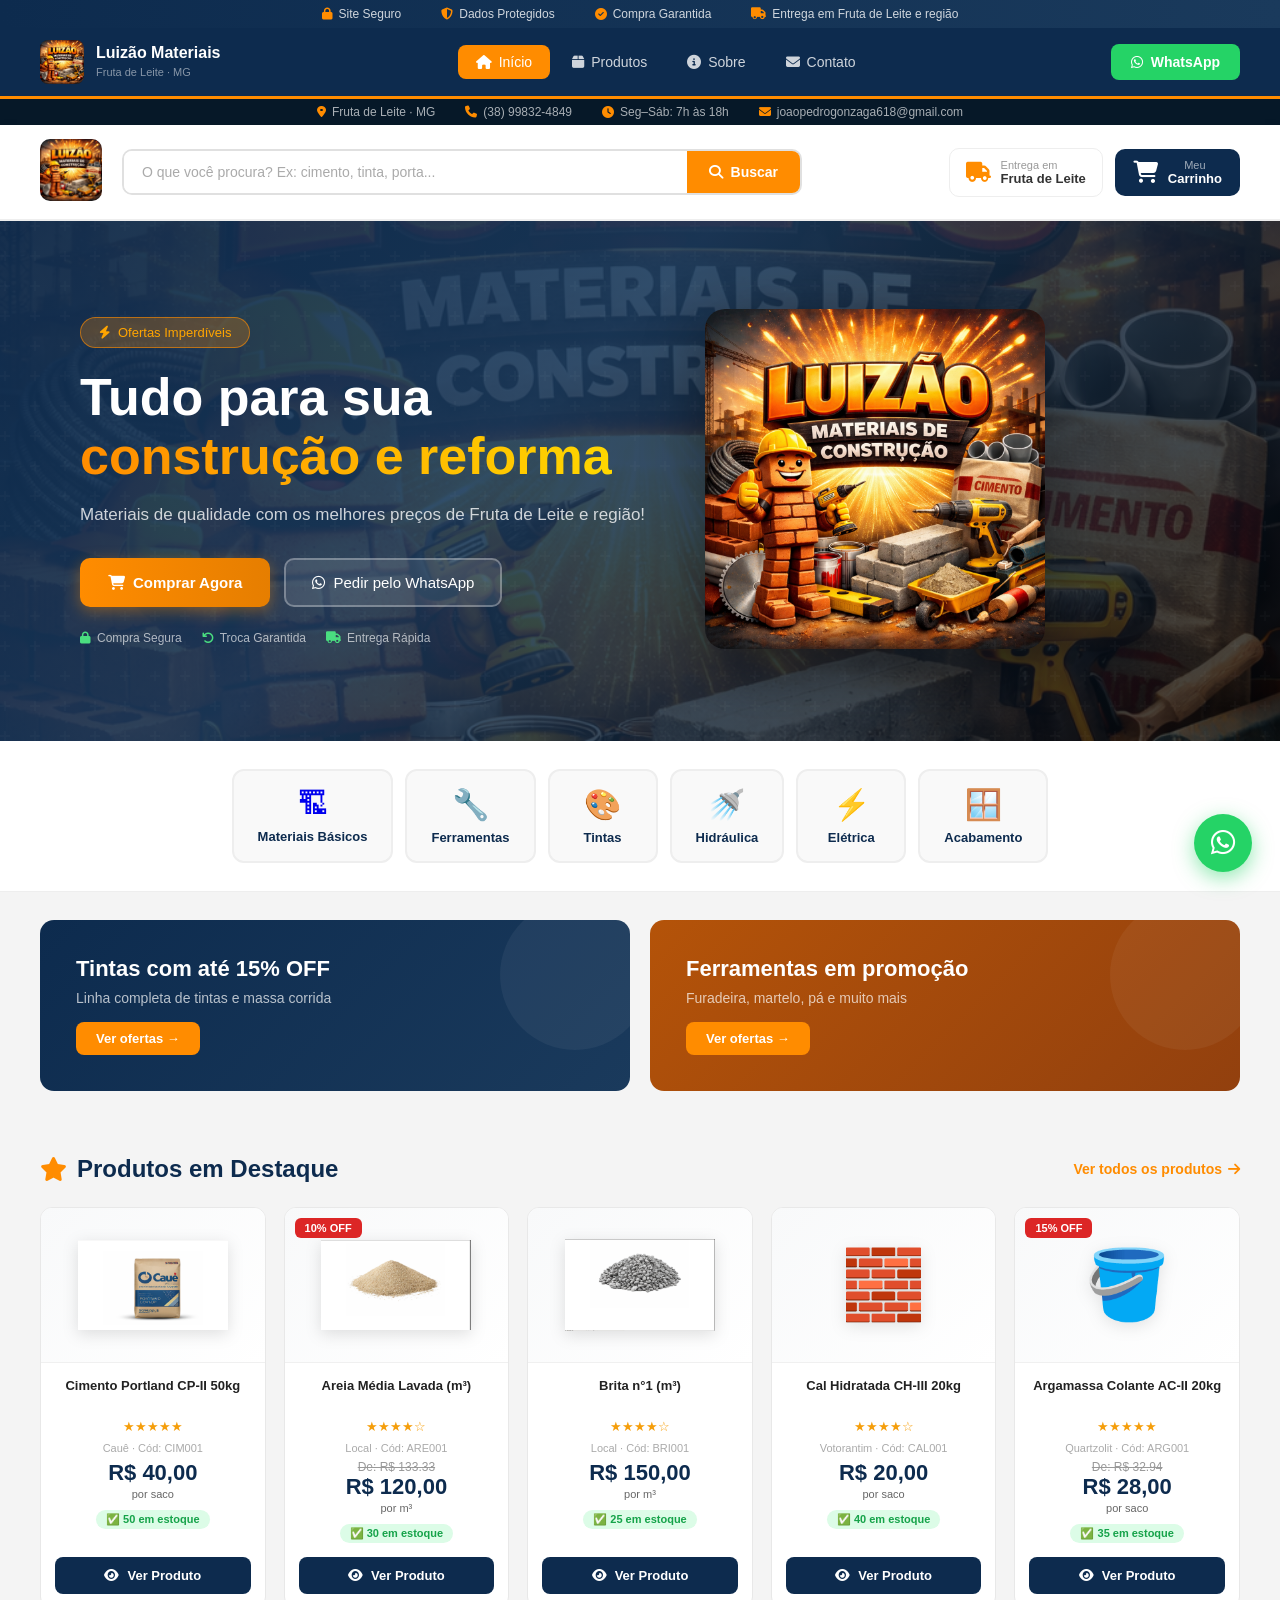
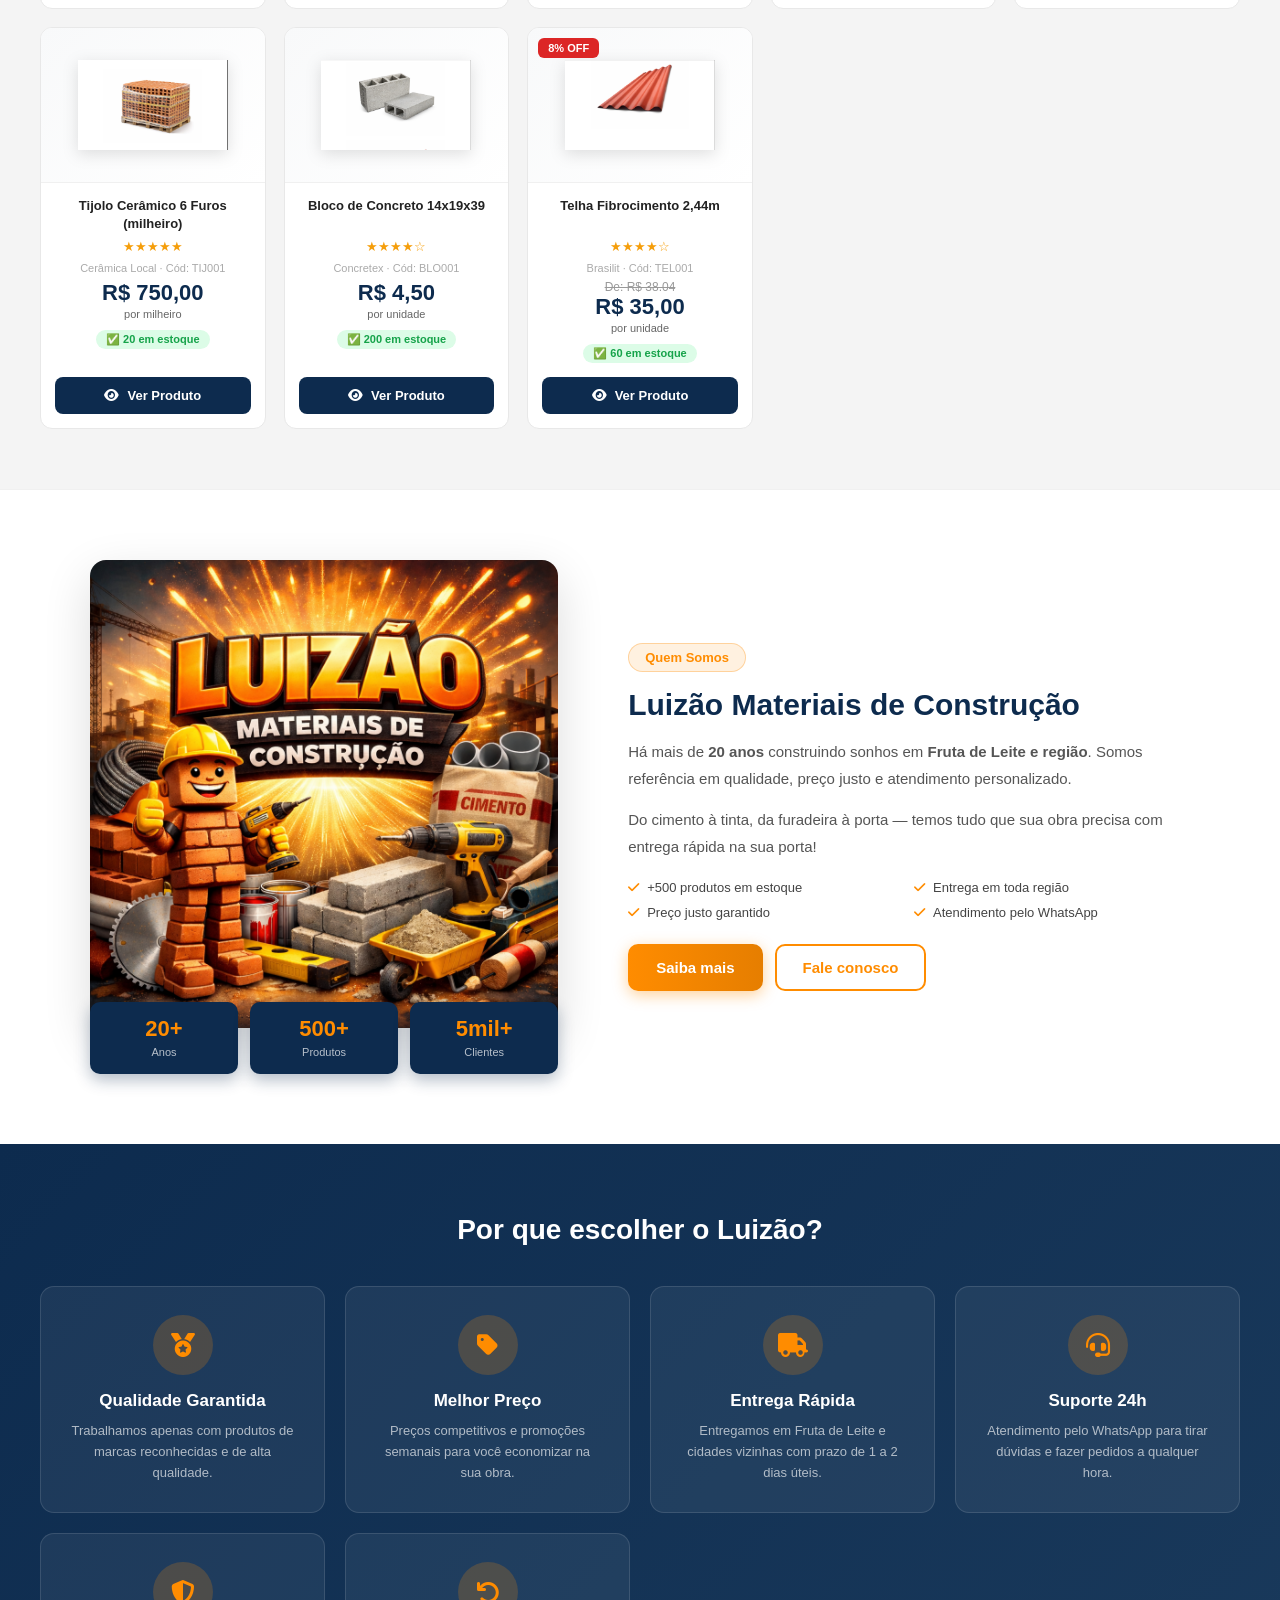
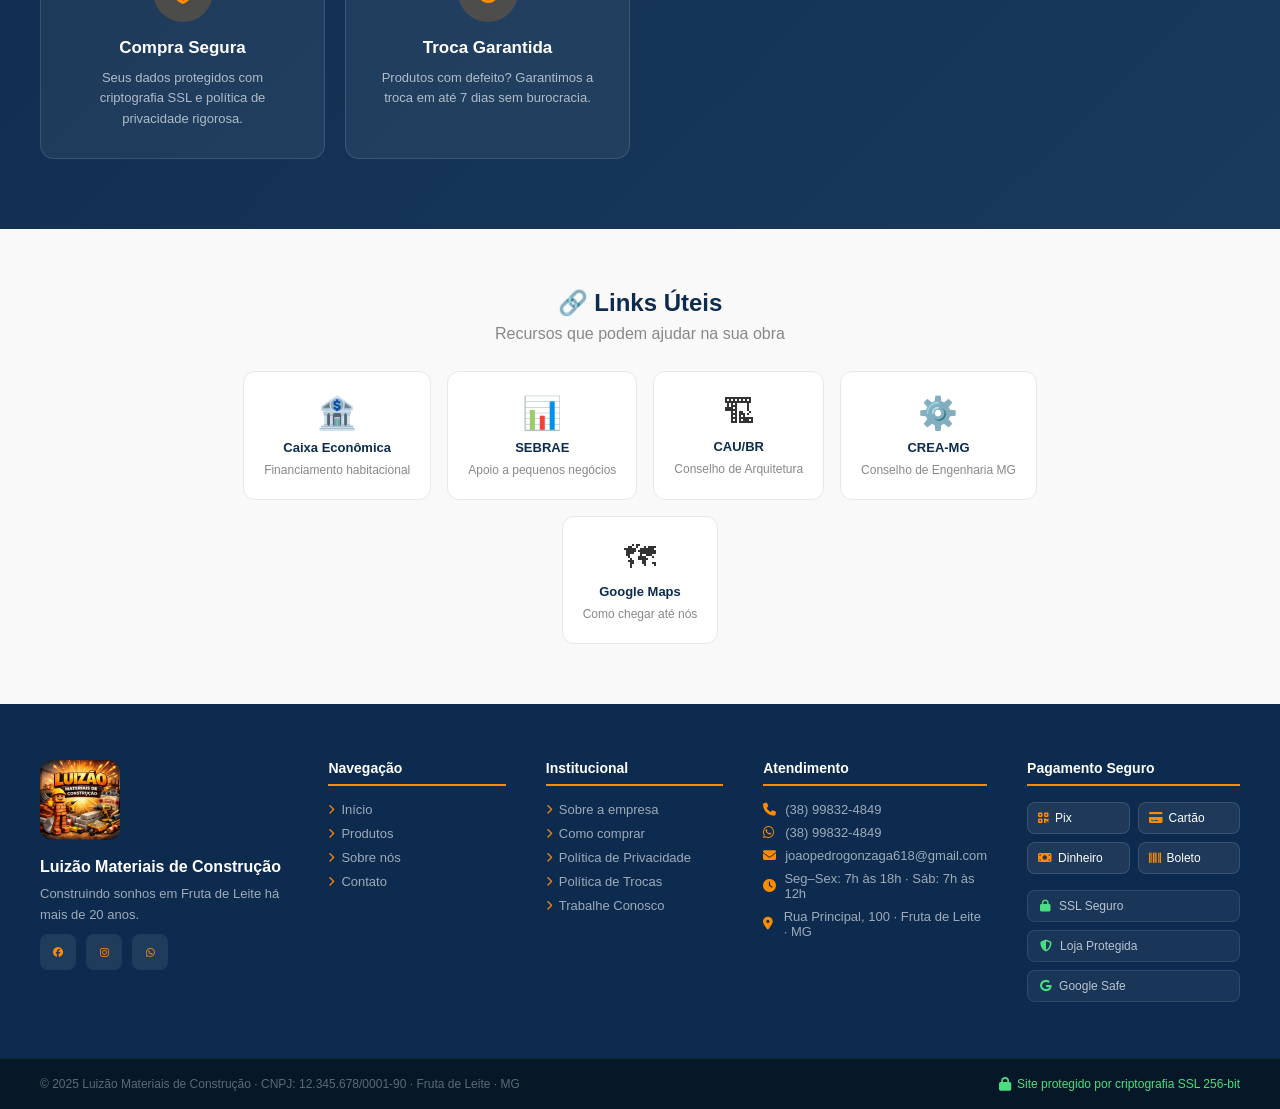
<file: index.html>
<!DOCTYPE html>
<html lang="pt-br">
<head>
  <meta charset="UTF-8">
  <meta name="viewport" content="width=device-width, initial-scale=1.0">
  <title>Luizão Materiais de Construção – Fruta de Leite · MG</title>
  <meta name="description" content="Loja de materiais de construção em Fruta de Leite MG. Cimento, areia, tintas, ferramentas e muito mais com entrega rápida!">
  <link rel="stylesheet" href="style.css">
  <link rel="stylesheet" href="https://cdnjs.cloudflare.com/ajax/libs/font-awesome/6.4.0/css/all.min.css">
</head>
<body>

  <!-- ── BARRA DE SEGURANÇA ── -->
  <div class="seg-bar">
    <span><i class="fas fa-lock"></i> Site Seguro</span>
    <span><i class="fas fa-shield-alt"></i> Dados Protegidos</span>
    <span><i class="fas fa-check-circle"></i> Compra Garantida</span>
    <span><i class="fas fa-truck"></i> Entrega em Fruta de Leite e região</span>
  </div>

  <!-- ── MENU ── -->
  <nav class="menu-nav">
    <div class="menu-logo">
      <img src="mascote.png" alt="Luizão">
      <div>
        <strong>Luizão Materiais</strong>
        <span>Fruta de Leite · MG</span>
      </div>
    </div>
    <ul class="menu-links">
      <li><a href="index.html" class="active"><i class="fas fa-home"></i> Início</a></li>
      <li><a href="produtos.html"><i class="fas fa-box"></i> Produtos</a></li>
      <li><a href="sobre.html"><i class="fas fa-info-circle"></i> Sobre</a></li>
      <li><a href="contato.html"><i class="fas fa-envelope"></i> Contato</a></li>
    </ul>
    <a href="https://wa.me/5538998324849" target="_blank" class="menu-whats">
      <i class="fab fa-whatsapp"></i> WhatsApp
    </a>
  </nav>

  <!-- ── HEADER ── -->
  <div class="header-topo">
    <div class="header-topo-inner">
      <span><i class="fas fa-map-marker-alt"></i> Fruta de Leite · MG</span>
      <span><i class="fas fa-phone"></i> (38) 99832-4849</span>
      <span><i class="fas fa-clock"></i> Seg–Sáb: 7h às 18h</span>
      <span><i class="fas fa-envelope"></i> joaopedrogonzaga618@gmail.com</span>
    </div>
  </div>

  <header class="header">
    <div class="header-logo">
      <img src="mascote.png" alt="Luizão" class="header-img">
    </div>
    <div class="header-search">
      <input type="text" id="search-input" placeholder="O que você procura? Ex: cimento, tinta, porta...">
      <button onclick="buscarProduto(document.getElementById('search-input').value)">
        <i class="fas fa-search"></i> Buscar
      </button>
    </div>
    <div class="header-direita">
      <div class="header-info">
        <i class="fas fa-truck"></i>
        <div><small>Entrega em</small><strong>Fruta de Leite</strong></div>
      </div>
      <button class="btn-carrinho" onclick="abrirCarrinho()">
        <i class="fas fa-shopping-cart"></i>
        <div><small>Meu</small><strong>Carrinho</strong></div>
        <span id="badge-carrinho" class="badge" style="display:none">0</span>
      </button>
    </div>
  </header>

  <!-- ── NOTIF ENTREGA ── -->
  <div id="notif-entrega" class="notif-entrega" style="display:none">
    <div class="notif-icon">🚚</div>
    <div class="notif-texto">
      <strong>Pedido a caminho!</strong>
      <p>Seu pedido saiu para entrega. Aguarde!</p>
    </div>
    <button onclick="fecharNotif()">✕</button>
  </div>

  <!-- ── HERO BANNER ── -->
  <section class="hero">
    <div class="hero-slider">
      <div class="hero-slide active">
        <div class="hero-content">
          <span class="hero-badge"><i class="fas fa-bolt"></i> Ofertas Imperdíveis</span>
          <h1>Tudo para sua<br><span>construção e reforma</span></h1>
          <p>Materiais de qualidade com os melhores preços de Fruta de Leite e região!</p>
          <div class="hero-btns">
            <a href="produtos.html" class="btn-primary"><i class="fas fa-shopping-cart"></i> Comprar Agora</a>
            <a href="https://wa.me/5538998324849" target="_blank" class="btn-ghost">
              <i class="fab fa-whatsapp"></i> Pedir pelo WhatsApp
            </a>
          </div>
          <div class="hero-selos">
            <span><i class="fas fa-lock"></i> Compra Segura</span>
            <span><i class="fas fa-undo"></i> Troca Garantida</span>
            <span><i class="fas fa-truck"></i> Entrega Rápida</span>
          </div>
        </div>
        <div class="hero-img-area">
          <img src="mascote.png" alt="Luizão" class="hero-mascote-img">
        </div>
      </div>
    </div>
  </section>

  <!-- ── CATEGORIAS ── -->
  <section class="cats-section">
    <div class="cats-grid">
      <a href="produtos.html?cat=basico" class="cat-box">
        <span>🏗</span><strong>Materiais Básicos</strong>
      </a>
      <a href="produtos.html?cat=ferramenta" class="cat-box">
        <span>🔧</span><strong>Ferramentas</strong>
      </a>
      <a href="produtos.html?cat=tinta" class="cat-box">
        <span>🎨</span><strong>Tintas</strong>
      </a>
      <a href="produtos.html?cat=hidraulica" class="cat-box">
        <span>🚿</span><strong>Hidráulica</strong>
      </a>
      <a href="produtos.html?cat=eletrica" class="cat-box">
        <span>⚡</span><strong>Elétrica</strong>
      </a>
      <a href="produtos.html?cat=acabamento" class="cat-box">
        <span>🪟</span><strong>Acabamento</strong>
      </a>
    </div>
  </section>

  <!-- ── BANNERS PROMOÇÃO ── -->
  <section class="promo-banners">
    <div class="promo-banner promo-1">
      <div class="promo-txt">
        <h3>Tintas com até 15% OFF</h3>
        <p>Linha completa de tintas e massa corrida</p>
        <a href="produtos.html?cat=tinta" class="btn-promo">Ver ofertas →</a>
      </div>
    </div>
    <div class="promo-banner promo-2">
      <div class="promo-txt">
        <h3>Ferramentas em promoção</h3>
        <p>Furadeira, martelo, pá e muito mais</p>
        <a href="produtos.html?cat=ferramenta" class="btn-promo">Ver ofertas →</a>
      </div>
    </div>
  </section>

  <!-- ── PRODUTOS DESTAQUE ── -->
  <section class="produtos-section" id="produtos">
    <div class="produtos-header">
      <h2 class="secao-titulo"><i class="fas fa-star"></i> Produtos em Destaque</h2>
      <a href="produtos.html" class="ver-todos">Ver todos os produtos <i class="fas fa-arrow-right"></i></a>
    </div>
    <div class="produtos-grid" id="produtos-grid"></div>
  </section>

  <!-- ── SOBRE RESUMO ── -->
  <section class="sobre-home">
    <div class="sobre-home-inner">
      <div class="sobre-home-img">
        <img src="mascote.png" alt="Luizão">
        <div class="sobre-numeros">
          <div class="sobre-num"><strong>20+</strong><span>Anos</span></div>
          <div class="sobre-num"><strong>500+</strong><span>Produtos</span></div>
          <div class="sobre-num"><strong>5mil+</strong><span>Clientes</span></div>
        </div>
      </div>
      <div class="sobre-home-txt">
        <span class="sobre-badge">Quem Somos</span>
        <h2>Luizão Materiais de Construção</h2>
        <p>Há mais de <strong>20 anos</strong> construindo sonhos em <strong>Fruta de Leite e região</strong>. Somos referência em qualidade, preço justo e atendimento personalizado.</p>
        <p>Do cimento à tinta, da furadeira à porta — temos tudo que sua obra precisa com entrega rápida na sua porta!</p>
        <div class="sobre-checks">
          <span><i class="fas fa-check"></i> +500 produtos em estoque</span>
          <span><i class="fas fa-check"></i> Entrega em toda região</span>
          <span><i class="fas fa-check"></i> Preço justo garantido</span>
          <span><i class="fas fa-check"></i> Atendimento pelo WhatsApp</span>
        </div>
        <div style="display:flex;gap:12px;flex-wrap:wrap;margin-top:24px">
          <a href="sobre.html" class="btn-primary" style="text-decoration:none">Saiba mais</a>
          <a href="contato.html" class="btn-outline" style="text-decoration:none">Fale conosco</a>
        </div>
      </div>
    </div>
  </section>

  <!-- ── DIFERENCIAIS ── -->
  <section class="diferenciais">
    <h2>Por que escolher o Luizão?</h2>
    <div class="diferenciais-grid">
      <div class="dif-card">
        <div class="dif-icon"><i class="fas fa-medal"></i></div>
        <h4>Qualidade Garantida</h4>
        <p>Trabalhamos apenas com produtos de marcas reconhecidas e de alta qualidade.</p>
      </div>
      <div class="dif-card">
        <div class="dif-icon"><i class="fas fa-tag"></i></div>
        <h4>Melhor Preço</h4>
        <p>Preços competitivos e promoções semanais para você economizar na sua obra.</p>
      </div>
      <div class="dif-card">
        <div class="dif-icon"><i class="fas fa-truck"></i></div>
        <h4>Entrega Rápida</h4>
        <p>Entregamos em Fruta de Leite e cidades vizinhas com prazo de 1 a 2 dias úteis.</p>
      </div>
      <div class="dif-card">
        <div class="dif-icon"><i class="fas fa-headset"></i></div>
        <h4>Suporte 24h</h4>
        <p>Atendimento pelo WhatsApp para tirar dúvidas e fazer pedidos a qualquer hora.</p>
      </div>
      <div class="dif-card">
        <div class="dif-icon"><i class="fas fa-shield-alt"></i></div>
        <h4>Compra Segura</h4>
        <p>Seus dados protegidos com criptografia SSL e política de privacidade rigorosa.</p>
      </div>
      <div class="dif-card">
        <div class="dif-icon"><i class="fas fa-undo"></i></div>
        <h4>Troca Garantida</h4>
        <p>Produtos com defeito? Garantimos a troca em até 7 dias sem burocracia.</p>
      </div>
    </div>
  </section>

  <!-- ── LINKS ÚTEIS ── -->
  <section class="links-section">
    <h2>🔗 Links Úteis</h2>
    <p>Recursos que podem ajudar na sua obra</p>
    <div class="links-grid">
      <a href="https://www.caixa.gov.br/habitacao" target="_blank" class="link-card">
        <span>🏦</span><strong>Caixa Econômica</strong><p>Financiamento habitacional</p>
      </a>
      <a href="https://www.sebrae.com.br" target="_blank" class="link-card">
        <span>📊</span><strong>SEBRAE</strong><p>Apoio a pequenos negócios</p>
      </a>
      <a href="https://www.caubr.gov.br" target="_blank" class="link-card">
        <span>🏗</span><strong>CAU/BR</strong><p>Conselho de Arquitetura</p>
      </a>
      <a href="https://www.crea-mg.org.br" target="_blank" class="link-card">
        <span>⚙️</span><strong>CREA-MG</strong><p>Conselho de Engenharia MG</p>
      </a>
      <a href="https://maps.google.com/?q=Fruta+de+Leite,MG" target="_blank" class="link-card">
        <span>🗺</span><strong>Google Maps</strong><p>Como chegar até nós</p>
      </a>
    </div>
  </section>

  <!-- ── FOOTER ── -->
  <footer class="footer">
    <div class="footer-main">
      <div class="footer-col footer-brand">
        <img src="mascote.png" alt="Luizão" style="height:80px;border-radius:12px;margin-bottom:14px">
        <strong>Luizão Materiais de Construção</strong>
        <p>Construindo sonhos em Fruta de Leite há mais de 20 anos.</p>
        <div class="footer-redes">
          <a href="#"><i class="fab fa-facebook"></i></a>
          <a href="#"><i class="fab fa-instagram"></i></a>
          <a href="https://wa.me/5538998324849"><i class="fab fa-whatsapp"></i></a>
        </div>
      </div>
      <div class="footer-col">
        <h4>Navegação</h4>
        <a href="index.html"><i class="fas fa-chevron-right"></i> Início</a>
        <a href="produtos.html"><i class="fas fa-chevron-right"></i> Produtos</a>
        <a href="sobre.html"><i class="fas fa-chevron-right"></i> Sobre nós</a>
        <a href="contato.html"><i class="fas fa-chevron-right"></i> Contato</a>
      </div>
      <div class="footer-col">
        <h4>Institucional</h4>
        <a href="sobre.html#historia"><i class="fas fa-chevron-right"></i> Sobre a empresa</a>
        <a href="sobre.html#como-comprar"><i class="fas fa-chevron-right"></i> Como comprar</a>
        <a href="sobre.html#privacidade"><i class="fas fa-chevron-right"></i> Política de Privacidade</a>
        <a href="sobre.html#trocas"><i class="fas fa-chevron-right"></i> Política de Trocas</a>
        <a href="sobre.html#trabalhe"><i class="fas fa-chevron-right"></i> Trabalhe Conosco</a>
      </div>
      <div class="footer-col">
        <h4>Atendimento</h4>
        <p><i class="fas fa-phone"></i> (38) 99832-4849</p>
        <p><i class="fab fa-whatsapp"></i> (38) 99832-4849</p>
        <p><i class="fas fa-envelope"></i> joaopedrogonzaga618@gmail.com</p>
        <p><i class="fas fa-clock"></i> Seg–Sex: 7h às 18h · Sáb: 7h às 12h</p>
        <p><i class="fas fa-map-marker-alt"></i> Rua Principal, 100 · Fruta de Leite · MG</p>
      </div>
      <div class="footer-col">
        <h4>Pagamento Seguro</h4>
        <div class="footer-pags">
          <div class="pag-card"><i class="fas fa-qrcode"></i> Pix</div>
          <div class="pag-card"><i class="fas fa-credit-card"></i> Cartão</div>
          <div class="pag-card"><i class="fas fa-money-bill"></i> Dinheiro</div>
          <div class="pag-card"><i class="fas fa-barcode"></i> Boleto</div>
        </div>
        <div class="footer-selos">
          <div class="footer-selo"><i class="fas fa-lock"></i> SSL Seguro</div>
          <div class="footer-selo"><i class="fas fa-shield-alt"></i> Loja Protegida</div>
          <div class="footer-selo"><i class="fab fa-google"></i> Google Safe</div>
        </div>
      </div>
    </div>
    <div class="footer-bottom">
      <p>© 2025 Luizão Materiais de Construção · CNPJ: 12.345.678/0001-90 · Fruta de Leite · MG</p>
      <div class="footer-seg">
        <i class="fas fa-lock"></i> Site protegido por criptografia SSL 256-bit
      </div>
    </div>
  </footer>

  <!-- MODAIS -->
  <div class="modal-overlay" id="modal-produto" style="display:none">
    <div class="modal-produto">
      <button class="fechar" onclick="fecharProduto()">✕</button>
      <div id="produto-conteudo"></div>
    </div>
  </div>
  <div class="modal-overlay" id="modal-carrinho" style="display:none">
    <div class="modal-carrinho">
      <button class="fechar" onclick="fecharCarrinho()">✕</button>
      <h2><i class="fas fa-shopping-cart"></i> Seu Carrinho</h2>
      <div id="carrinho-itens"></div>
      <div id="carrinho-total"></div>
    </div>
  </div>
  <div class="modal-overlay" id="modal-pagamento" style="display:none">
    <div class="modal-pagamento">
      <button class="fechar" onclick="fecharPagamento()">✕</button>
      <div id="pagamento-conteudo"></div>
    </div>
  </div>
  <div class="modal-overlay" id="modal-suporte" style="display:none">
    <div class="modal-suporte">
      <button class="fechar" onclick="fecharSuporte()">✕</button>
      <div class="suporte-header">
        <span>🎧</span>
        <div><h2>Central de Suporte</h2><p>Estamos aqui para ajudar!</p></div>
      </div>
      <div class="suporte-opcoes">
        <a href="https://wa.me/5538998324849" target="_blank" class="suporte-card">
          <span>📱</span><div><strong>WhatsApp</strong><p>(38) 99832-4849</p></div>
          <i class="fas fa-chevron-right"></i>
        </a>
        <a href="tel:38998324849" class="suporte-card">
          <span>📞</span><div><strong>Ligar Agora</strong><p>(38) 99832-4849</p></div>
          <i class="fas fa-chevron-right"></i>
        </a>
        <a href="mailto:joaopedrogonzaga618@gmail.com" class="suporte-card">
          <span>📧</span><div><strong>E-mail</strong><p>joaopedrogonzaga618@gmail.com</p></div>
          <i class="fas fa-chevron-right"></i>
        </a>
      </div>
    </div>
  </div>

  <!-- BOTÃO WHATSAPP FLUTUANTE -->
  <a href="https://wa.me/5538998324849" target="_blank" class="whats-float">
    <i class="fab fa-whatsapp"></i>
  </a>

  <script src="script.js"></script>
</body>
</html>
</file>
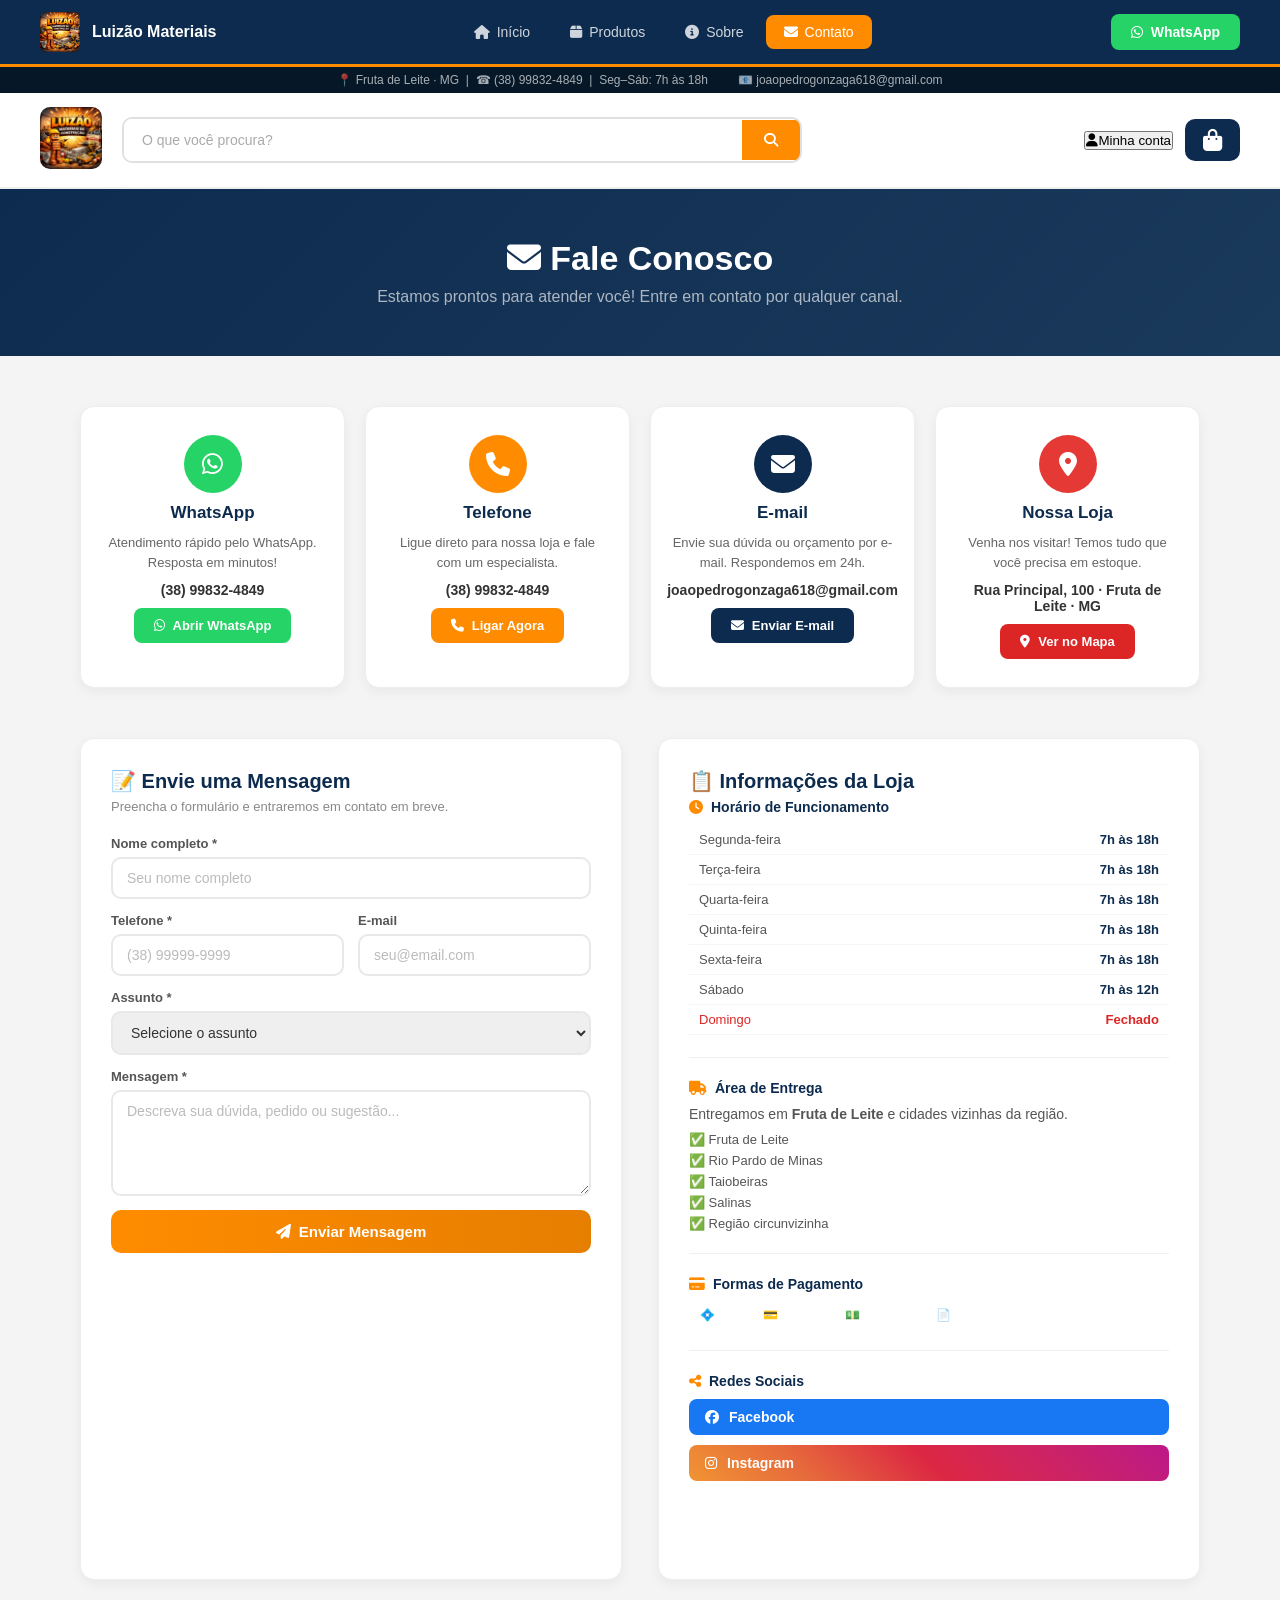
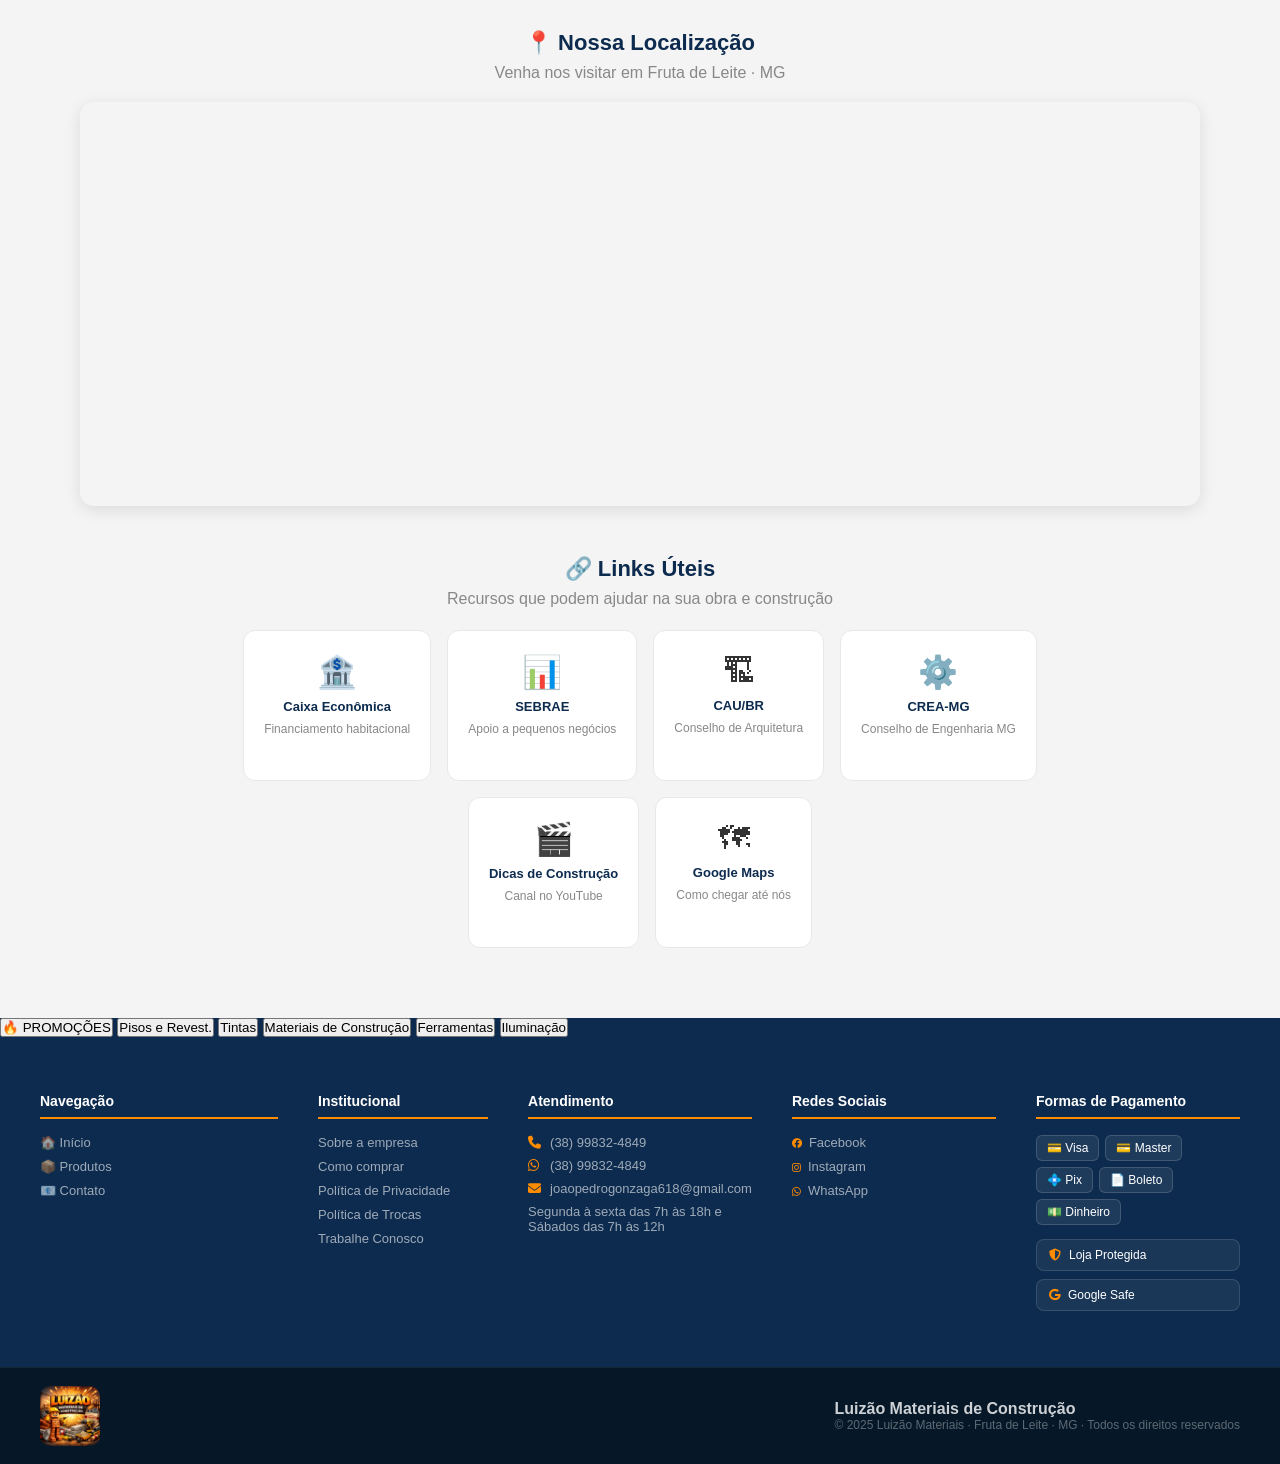
<file: contato.html>
<!DOCTYPE html>
<html lang="pt-br">
<head>
  <meta charset="UTF-8">
  <meta name="viewport" content="width=device-width, initial-scale=1.0">
  <title>Contato – Luizão Materiais de Construção</title>
  <link rel="stylesheet" href="style.css">
  <link rel="stylesheet" href="https://cdnjs.cloudflare.com/ajax/libs/font-awesome/6.4.0/css/all.min.css">
</head>
<body>

  <!-- ── MENU NAVEGAÇÃO ── -->
  <nav class="menu-nav">
    <div class="menu-logo">
      <img src="mascote.png" alt="Luizão" style="height:40px;border-radius:6px">
      <strong>Luizão Materiais</strong>
    </div>
    <ul class="menu-links">
      <li><a href="index.html"><i class="fas fa-home"></i> Início</a></li>
      <li><a href="produtos.html"><i class="fas fa-box"></i> Produtos</a></li>
      <li><a href="sobre.html"><i class="fas fa-info-circle"></i> Sobre</a></li>
      <li><a href="contato.html" class="active"><i class="fas fa-envelope"></i> Contato</a></li>
    </ul>
    <a href="https://wa.me/5538998324849" target="_blank" class="menu-whats">
      <i class="fab fa-whatsapp"></i> WhatsApp
    </a>
  </nav>

  <!-- ── HEADER TOPO ── -->
  <div class="header-topo">
    <div class="header-topo-inner">
      <span>📍 Fruta de Leite · MG &nbsp;|&nbsp; ☎ (38) 99832-4849 &nbsp;|&nbsp; Seg–Sáb: 7h às 18h</span>
      <span>📧 joaopedrogonzaga618@gmail.com</span>
    </div>
  </div>

  <!-- ── HEADER ── -->
  <header class="header">
    <div class="header-logo">
      <img src="mascote.png" alt="Luizão" class="header-img">
    </div>
    <div class="header-search">
      <input type="text" placeholder="O que você procura?">
      <button><i class="fas fa-search"></i></button>
    </div>
    <div class="header-direita">
      <button class="btn-conta"><i class="fas fa-user"></i><span>Minha conta</span></button>
      <a href="produtos.html" class="btn-carrinho" style="text-decoration:none;display:flex;align-items:center">
        <i class="fas fa-shopping-bag"></i>
      </a>
    </div>
  </header>

  <!-- ── PAGE HERO ── -->
  <section class="page-hero">
    <h1><i class="fas fa-envelope"></i> Fale Conosco</h1>
    <p>Estamos prontos para atender você! Entre em contato por qualquer canal.</p>
  </section>

  <!-- ── CONTATO PRINCIPAL ── -->
  <section class="contato-section">

    <!-- CARDS DE CONTATO -->
    <div class="contato-cards">
      <div class="contato-card">
        <div class="contato-icon" style="background:#25d366">
          <i class="fab fa-whatsapp"></i>
        </div>
        <h3>WhatsApp</h3>
        <p>Atendimento rápido pelo WhatsApp. Resposta em minutos!</p>
        <strong>(38) 99832-4849</strong>
        <a href="https://wa.me/5538998324849" target="_blank" class="btn-contato-verde">
          <i class="fab fa-whatsapp"></i> Abrir WhatsApp
        </a>
      </div>

      <div class="contato-card">
        <div class="contato-icon" style="background:#ff8c00">
          <i class="fas fa-phone"></i>
        </div>
        <h3>Telefone</h3>
        <p>Ligue direto para nossa loja e fale com um especialista.</p>
        <strong>(38) 99832-4849</strong>
        <a href="tel:38998324849" class="btn-contato-laranja">
          <i class="fas fa-phone"></i> Ligar Agora
        </a>
      </div>

      <div class="contato-card">
        <div class="contato-icon" style="background:#0d2b4e">
          <i class="fas fa-envelope"></i>
        </div>
        <h3>E-mail</h3>
        <p>Envie sua dúvida ou orçamento por e-mail. Respondemos em 24h.</p>
        <strong>joaopedrogonzaga618@gmail.com</strong>
        <a href="mailto:joaopedrogonzaga618@gmail.com" class="btn-contato-azul">
          <i class="fas fa-envelope"></i> Enviar E-mail
        </a>
      </div>

      <div class="contato-card">
        <div class="contato-icon" style="background:#e53935">
          <i class="fas fa-map-marker-alt"></i>
        </div>
        <h3>Nossa Loja</h3>
        <p>Venha nos visitar! Temos tudo que você precisa em estoque.</p>
        <strong>Rua Principal, 100 · Fruta de Leite · MG</strong>
        <a href="https://maps.google.com/?q=Fruta+de+Leite,MG" target="_blank" class="btn-contato-vermelho">
          <i class="fas fa-map-marker-alt"></i> Ver no Mapa
        </a>
      </div>
    </div>

    <!-- FORMULÁRIO E INFORMAÇÕES -->
    <div class="contato-grid">

      <!-- FORMULÁRIO -->
      <div class="contato-form-box">
        <h2>📝 Envie uma Mensagem</h2>
        <p>Preencha o formulário e entraremos em contato em breve.</p>
        <form class="contato-form" onsubmit="enviarFormulario(event)">
          <div class="form-group">
            <label>Nome completo *</label>
            <input type="text" id="form-nome" placeholder="Seu nome completo" required>
          </div>
          <div class="form-row">
            <div class="form-group">
              <label>Telefone *</label>
              <input type="tel" id="form-tel" placeholder="(38) 99999-9999" required>
            </div>
            <div class="form-group">
              <label>E-mail</label>
              <input type="email" id="form-email" placeholder="seu@email.com">
            </div>
          </div>
          <div class="form-group">
            <label>Assunto *</label>
            <select id="form-assunto" required>
              <option value="">Selecione o assunto</option>
              <option>Orçamento de produtos</option>
              <option>Dúvida sobre entrega</option>
              <option>Reclamação</option>
              <option>Sugestão</option>
              <option>Outros</option>
            </select>
          </div>
          <div class="form-group">
            <label>Mensagem *</label>
            <textarea id="form-msg" rows="5" placeholder="Descreva sua dúvida, pedido ou sugestão..." required></textarea>
          </div>
          <button type="submit" class="btn-enviar">
            <i class="fas fa-paper-plane"></i> Enviar Mensagem
          </button>
        </form>
        <div id="form-sucesso" class="form-sucesso" style="display:none">
          <i class="fas fa-check-circle"></i>
          <h3>Mensagem enviada!</h3>
          <p>Entraremos em contato em breve. Obrigado!</p>
        </div>
      </div>

      <!-- INFORMAÇÕES -->
      <div class="contato-info-box">
        <h2>📋 Informações da Loja</h2>

        <div class="info-bloco">
          <h4><i class="fas fa-clock"></i> Horário de Funcionamento</h4>
          <table class="horario-table">
            <tr><td>Segunda-feira</td><td>7h às 18h</td></tr>
            <tr><td>Terça-feira</td><td>7h às 18h</td></tr>
            <tr><td>Quarta-feira</td><td>7h às 18h</td></tr>
            <tr><td>Quinta-feira</td><td>7h às 18h</td></tr>
            <tr><td>Sexta-feira</td><td>7h às 18h</td></tr>
            <tr><td>Sábado</td><td>7h às 12h</td></tr>
            <tr class="fechado"><td>Domingo</td><td>Fechado</td></tr>
          </table>
        </div>

        <div class="info-bloco">
          <h4><i class="fas fa-truck"></i> Área de Entrega</h4>
          <p>Entregamos em <strong>Fruta de Leite</strong> e cidades vizinhas da região.</p>
          <ul class="cidades-lista">
            <li>✅ Fruta de Leite</li>
            <li>✅ Rio Pardo de Minas</li>
            <li>✅ Taiobeiras</li>
            <li>✅ Salinas</li>
            <li>✅ Região circunvizinha</li>
          </ul>
        </div>

        <div class="info-bloco">
          <h4><i class="fas fa-credit-card"></i> Formas de Pagamento</h4>
          <div class="pagamentos" style="margin-top:10px">
            <span class="pag-icon">💠 Pix</span>
            <span class="pag-icon">💳 Cartão</span>
            <span class="pag-icon">💵 Dinheiro</span>
            <span class="pag-icon">📄 Boleto</span>
          </div>
        </div>

        <div class="info-bloco">
          <h4><i class="fas fa-share-alt"></i> Redes Sociais</h4>
          <div class="redes-sociais">
            <a href="#" class="rede-btn facebook">
              <i class="fab fa-facebook"></i> Facebook
            </a>
            <a href="#" class="rede-btn instagram">
              <i class="fab fa-instagram"></i> Instagram
            </a>
            <a href="https://wa.me/5538998324849" target="_blank" class="rede-btn whatsapp">
              <i class="fab fa-whatsapp"></i> WhatsApp
            </a>
          </div>
        </div>
      </div>
    </div>

    <!-- MAPA -->
    <div class="mapa-section">
      <h2>📍 Nossa Localização</h2>
      <p>Venha nos visitar em Fruta de Leite · MG</p>
      <div class="mapa-wrapper">
        <iframe
          src="https://www.google.com/maps/embed?pb=!1m18!1m12!1m3!1d15323.123456789!2d-42.123456!3d-15.123456!2m3!1f0!2f0!3f0!3m2!1i1024!2i768!4f13.1!3m3!1m2!1s0x0%3A0x0!2sFruta%20de%20Leite%2C%20MG!5e0!3m2!1spt-BR!2sbr!4v1234567890"
          width="100%" height="400" style="border:0;border-radius:12px"
          allowfullscreen="" loading="lazy">
        </iframe>
      </div>
    </div>

    <!-- LINKS ÚTEIS -->
    <div class="links-uteis-section">
      <h2>🔗 Links Úteis</h2>
      <p>Recursos que podem ajudar na sua obra e construção</p>
      <div class="links-grid">
        <a href="https://www.caixa.gov.br/habitacao" target="_blank" class="link-card">
          <span>🏦</span><strong>Caixa Econômica</strong><p>Financiamento habitacional</p>
        </a>
        <a href="https://www.sebrae.com.br" target="_blank" class="link-card">
          <span>📊</span><strong>SEBRAE</strong><p>Apoio a pequenos negócios</p>
        </a>
        <a href="https://www.caubr.gov.br" target="_blank" class="link-card">
          <span>🏗</span><strong>CAU/BR</strong><p>Conselho de Arquitetura</p>
        </a>
        <a href="https://www.crea-mg.org.br" target="_blank" class="link-card">
          <span>⚙️</span><strong>CREA-MG</strong><p>Conselho de Engenharia MG</p>
        </a>
        <a href="https://www.youtube.com/@dicasdeconstrucao" target="_blank" class="link-card">
          <span>🎬</span><strong>Dicas de Construção</strong><p>Canal no YouTube</p>
        </a>
        <a href="https://maps.google.com/?q=Fruta+de+Leite,MG" target="_blank" class="link-card">
          <span>🗺</span><strong>Google Maps</strong><p>Como chegar até nós</p>
        </a>
      </div>
    </div>

  </section>

  <!-- ── FOOTER ── -->
  <footer class="footer">
    <div class="footer-nav">
      <button class="nav-cat promocao">🔥 PROMOÇÕES</button>
      <button class="nav-cat">Pisos e Revest.</button>
      <button class="nav-cat">Tintas</button>
      <button class="nav-cat">Materiais de Construção</button>
      <button class="nav-cat">Ferramentas</button>
      <button class="nav-cat">Iluminação</button>
    </div>
    <div class="footer-main">
      <div class="footer-col">
        <h4>Navegação</h4>
        <a href="index.html">🏠 Início</a>
        <a href="produtos.html">📦 Produtos</a>
        <a href="contato.html">📧 Contato</a>
      </div>
      <div class="footer-col">
        <h4>Institucional</h4>
        <a href="#">Sobre a empresa</a>
        <a href="#">Como comprar</a>
        <a href="#">Política de Privacidade</a>
        <a href="#">Política de Trocas</a>
        <a href="#">Trabalhe Conosco</a>
      </div>
      <div class="footer-col">
        <h4>Atendimento</h4>
        <p><i class="fas fa-phone"></i> (38) 99832-4849</p>
        <p><i class="fab fa-whatsapp"></i> (38) 99832-4849</p>
        <p><i class="fas fa-envelope"></i> joaopedrogonzaga618@gmail.com</p>
        <p class="footer-horario">Segunda à sexta das 7h às 18h e Sábados das 7h às 12h</p>
      </div>
      <div class="footer-col">
        <h4>Redes Sociais</h4>
        <a href="#" class="social-link"><i class="fab fa-facebook"></i> Facebook</a>
        <a href="#" class="social-link"><i class="fab fa-instagram"></i> Instagram</a>
        <a href="https://wa.me/5538998324849" class="social-link"><i class="fab fa-whatsapp"></i> WhatsApp</a>
      </div>
      <div class="footer-col">
        <h4>Formas de Pagamento</h4>
        <div class="pagamentos">
          <span class="pag-icon">💳 Visa</span>
          <span class="pag-icon">💳 Master</span>
          <span class="pag-icon">💠 Pix</span>
          <span class="pag-icon">📄 Boleto</span>
          <span class="pag-icon">💵 Dinheiro</span>
        </div>
        <div class="selos" style="margin-top:14px">
          <div class="selo"><i class="fas fa-shield-alt"></i> Loja Protegida</div>
          <div class="selo"><i class="fab fa-google"></i> Google Safe</div>
        </div>
      </div>
    </div>
    <div class="footer-bottom">
      <img src="mascote.png" alt="Luizão" style="height:60px;border-radius:10px">
      <div>
        <strong>Luizão Materiais de Construção</strong>
        <p>© 2025 Luizão Materiais · Fruta de Leite · MG · Todos os direitos reservados</p>
      </div>
    </div>
  </footer>

  <script>
    function enviarFormulario(e) {
      e.preventDefault();
      const nome = document.getElementById("form-nome").value;
      const tel = document.getElementById("form-tel").value;
      const assunto = document.getElementById("form-assunto").value;
      const msg = document.getElementById("form-msg").value;
      if (!nome || !tel || !assunto || !msg) {
        alert("⚠️ Preencha todos os campos obrigatórios!"); return;
      }
      document.querySelector(".contato-form").style.display = "none";
      document.getElementById("form-sucesso").style.display = "flex";
    }

    function toggleFaq(el) { el.classList.toggle("open"); }
  </script>
</body>
</html>
</file>
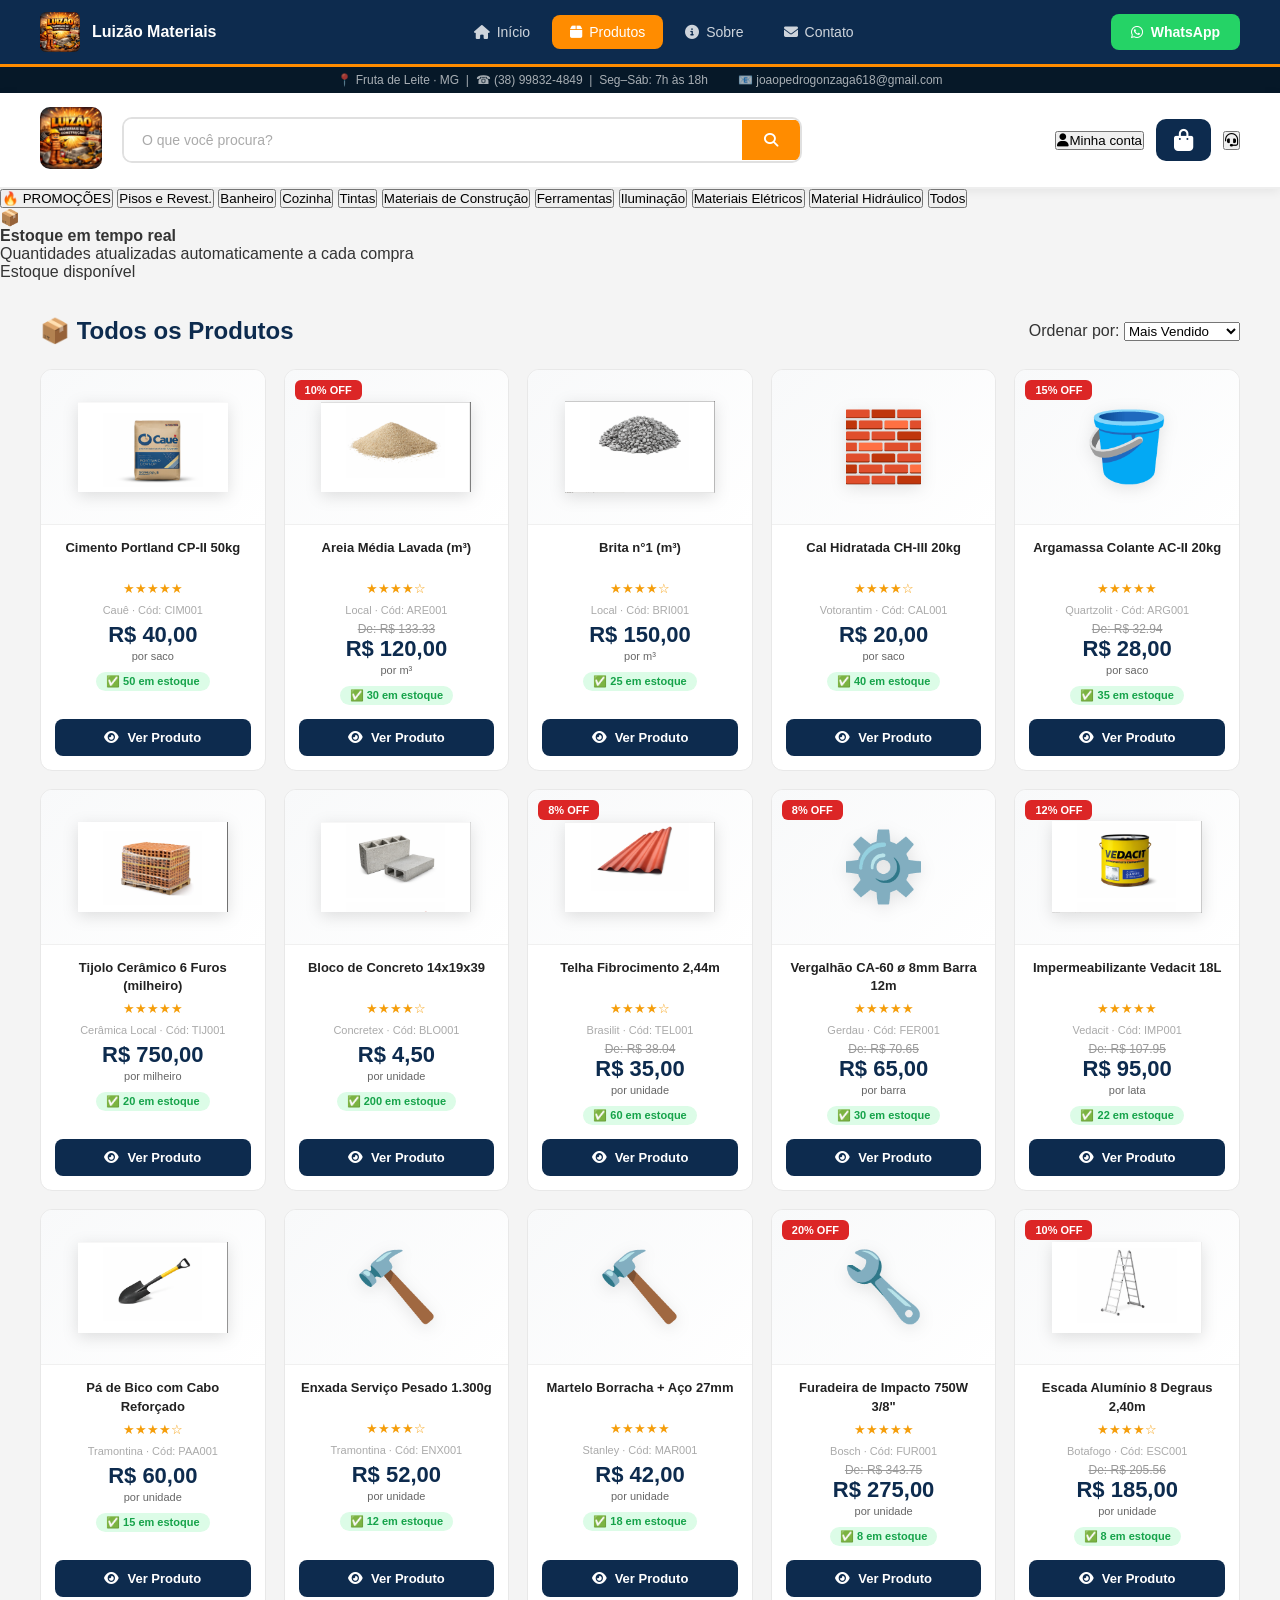
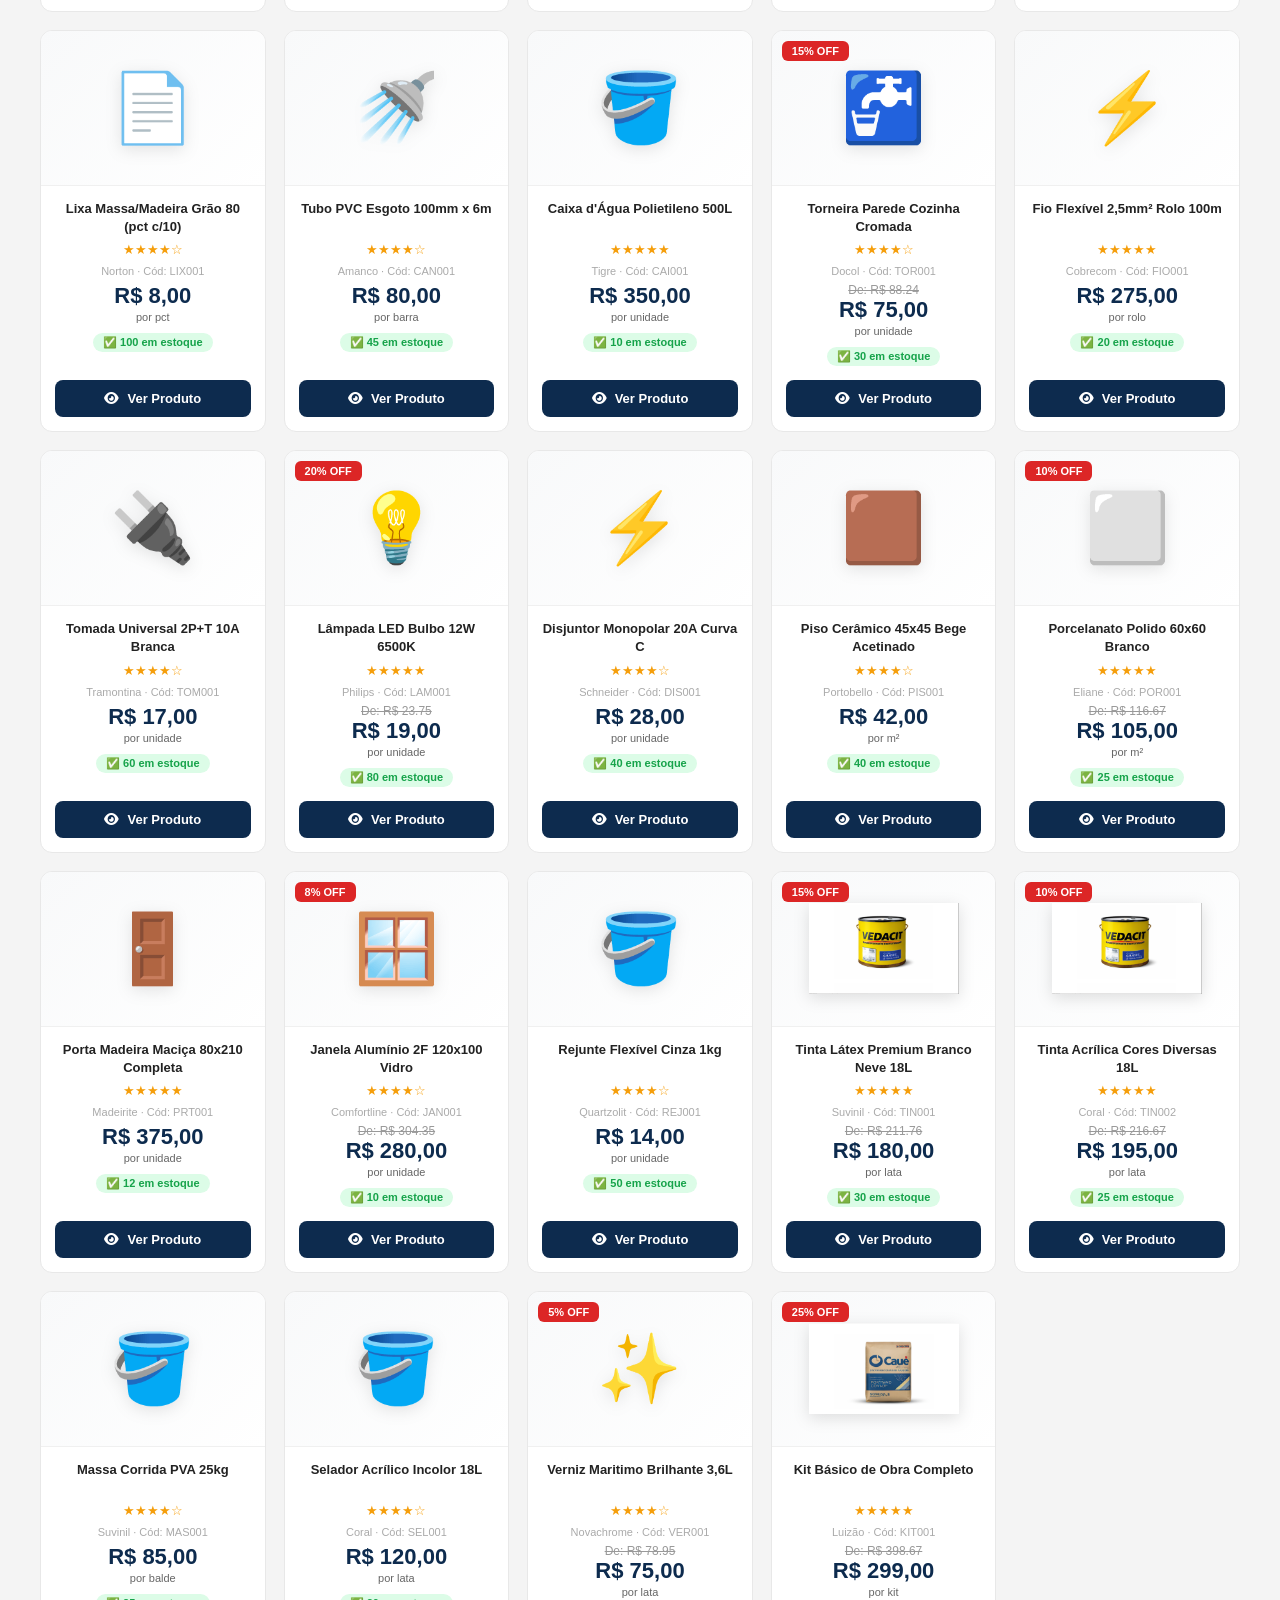
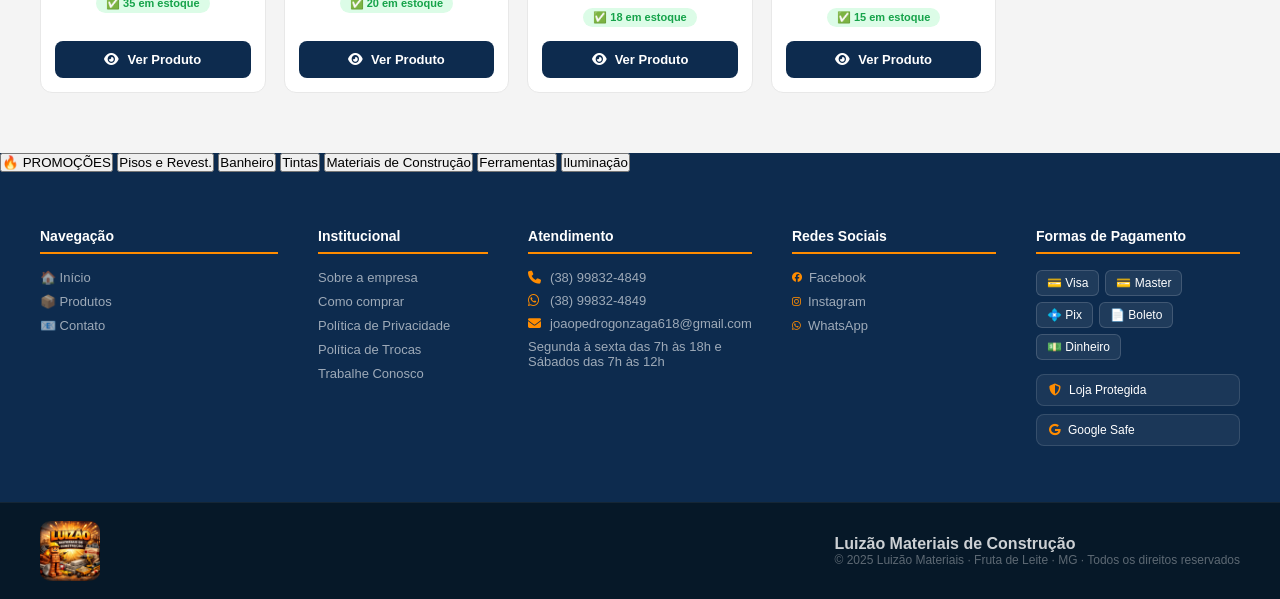
<file: produtos.html>
<!DOCTYPE html>
<html lang="pt-br">
<head>
  <meta charset="UTF-8">
  <meta name="viewport" content="width=device-width, initial-scale=1.0">
  <title>Produtos – Luizão Materiais de Construção</title>
  <link rel="stylesheet" href="style.css">
  <link rel="stylesheet" href="https://cdnjs.cloudflare.com/ajax/libs/font-awesome/6.4.0/css/all.min.css">
</head>
<body>

  <!-- ── MENU NAVEGAÇÃO ── -->
  <nav class="menu-nav">
    <div class="menu-logo">
      <img src="mascote.png" alt="Luizão" style="height:40px;border-radius:6px">
      <strong>Luizão Materiais</strong>
    </div>
    <ul class="menu-links">
      <li><a href="index.html"><i class="fas fa-home"></i> Início</a></li>
      <li><a href="produtos.html" class="active"><i class="fas fa-box"></i> Produtos</a></li>
      <li><a href="sobre.html"><i class="fas fa-info-circle"></i> Sobre</a></li>
      <li><a href="contato.html"><i class="fas fa-envelope"></i> Contato</a></li>
    </ul>
    <a href="https://wa.me/5538998324849" target="_blank" class="menu-whats">
      <i class="fab fa-whatsapp"></i> WhatsApp
    </a>
  </nav>

  <!-- ── NOTIFICAÇÃO ENTREGA ── -->
  <div id="notif-entrega" class="notif-entrega" style="display:none">
    <div class="notif-icon">🚚</div>
    <div class="notif-texto">
      <strong>Pedido a caminho!</strong>
      <p>Seu pedido saiu para entrega. Aguarde!</p>
    </div>
    <button onclick="fecharNotif()">✕</button>
  </div>

  <!-- ── HEADER TOPO ── -->
  <div class="header-topo">
    <div class="header-topo-inner">
      <span>📍 Fruta de Leite · MG &nbsp;|&nbsp; ☎ (38) 99832-4849 &nbsp;|&nbsp; Seg–Sáb: 7h às 18h</span>
      <span>📧 joaopedrogonzaga618@gmail.com</span>
    </div>
  </div>

  <!-- ── HEADER PRINCIPAL ── -->
  <header class="header">
    <div class="header-logo">
      <img src="mascote.png" alt="Luizão" class="header-img">
    </div>
    <div class="header-search">
      <input type="text" id="search-input" placeholder="O que você procura?" onkeyup="buscarProduto(this.value)">
      <button onclick="buscarProduto(document.getElementById('search-input').value)">
        <i class="fas fa-search"></i>
      </button>
    </div>
    <div class="header-direita">
      <button class="btn-conta"><i class="fas fa-user"></i><span>Minha conta</span></button>
      <button class="btn-carrinho" onclick="abrirCarrinho()">
        <i class="fas fa-shopping-bag"></i>
        <span id="badge-carrinho" class="badge" style="display:none">0</span>
      </button>
      <button class="suporte-header-btn" onclick="abrirSuporte()">
        <i class="fas fa-headset"></i>
      </button>
    </div>
  </header>

  <!-- ── MENU CATEGORIAS ── -->
  <nav class="nav-cats">
    <button class="nav-cat promocao" onclick="filtrarCat('promocao',this)">🔥 PROMOÇÕES</button>
    <button class="nav-cat" onclick="filtrarCat('acabamento',this)">Pisos e Revest.</button>
    <button class="nav-cat" onclick="filtrarCat('hidraulica',this)">Banheiro</button>
    <button class="nav-cat" onclick="filtrarCat('hidraulica',this)">Cozinha</button>
    <button class="nav-cat" onclick="filtrarCat('tinta',this)">Tintas</button>
    <button class="nav-cat" onclick="filtrarCat('basico',this)">Materiais de Construção</button>
    <button class="nav-cat" onclick="filtrarCat('ferramenta',this)">Ferramentas</button>
    <button class="nav-cat" onclick="filtrarCat('eletrica',this)">Iluminação</button>
    <button class="nav-cat" onclick="filtrarCat('eletrica',this)">Materiais Elétricos</button>
    <button class="nav-cat" onclick="filtrarCat('hidraulica',this)">Material Hidráulico</button>
    <button class="nav-cat active" onclick="filtrarCat('todos',this)">Todos</button>
  </nav>

  <!-- ── ESTOQUE BANNER ── -->
  <div class="estoque-banner">
    <div class="estoque-banner-content">
      <span>📦</span>
      <div>
        <strong>Estoque em tempo real</strong>
        <p>Quantidades atualizadas automaticamente a cada compra</p>
      </div>
      <div class="estoque-semaforo">
        <span class="sem-verde"></span>
        <span class="sem-texto">Estoque disponível</span>
      </div>
    </div>
  </div>

  <!-- ── PRODUTOS ── -->
  <section id="produtos" class="produtos-section">
    <div class="produtos-header">
      <h1 class="secao-titulo">📦 Todos os Produtos</h1>
      <div class="ordenar">
        <label>Ordenar por:</label>
        <select onchange="ordenarProdutos(this.value)">
          <option value="padrao">Mais Vendido</option>
          <option value="menor">Menor Preço</option>
          <option value="maior">Maior Preço</option>
          <option value="desc">Maior Desconto</option>
        </select>
      </div>
    </div>
    <div class="produtos-grid" id="produtos-grid"></div>
  </section>

  <!-- ── FOOTER ── -->
  <footer class="footer">
    <div class="footer-nav">
      <button class="nav-cat promocao">🔥 PROMOÇÕES</button>
      <button class="nav-cat">Pisos e Revest.</button>
      <button class="nav-cat">Banheiro</button>
      <button class="nav-cat">Tintas</button>
      <button class="nav-cat">Materiais de Construção</button>
      <button class="nav-cat">Ferramentas</button>
      <button class="nav-cat">Iluminação</button>
    </div>
    <div class="footer-main">
      <div class="footer-col">
        <h4>Navegação</h4>
        <a href="index.html">🏠 Início</a>
        <a href="produtos.html">📦 Produtos</a>
        <a href="contato.html">📧 Contato</a>
      </div>
      <div class="footer-col">
        <h4>Institucional</h4>
        <a href="#">Sobre a empresa</a>
        <a href="#">Como comprar</a>
        <a href="#">Política de Privacidade</a>
        <a href="#">Política de Trocas</a>
        <a href="#">Trabalhe Conosco</a>
      </div>
      <div class="footer-col">
        <h4>Atendimento</h4>
        <p><i class="fas fa-phone"></i> (38) 99832-4849</p>
        <p><i class="fab fa-whatsapp"></i> (38) 99832-4849</p>
        <p><i class="fas fa-envelope"></i> joaopedrogonzaga618@gmail.com</p>
        <p class="footer-horario">Segunda à sexta das 7h às 18h e Sábados das 7h às 12h</p>
      </div>
      <div class="footer-col">
        <h4>Redes Sociais</h4>
        <a href="#" class="social-link"><i class="fab fa-facebook"></i> Facebook</a>
        <a href="#" class="social-link"><i class="fab fa-instagram"></i> Instagram</a>
        <a href="https://wa.me/5538998324849" class="social-link"><i class="fab fa-whatsapp"></i> WhatsApp</a>
      </div>
      <div class="footer-col">
        <h4>Formas de Pagamento</h4>
        <div class="pagamentos">
          <span class="pag-icon">💳 Visa</span>
          <span class="pag-icon">💳 Master</span>
          <span class="pag-icon">💠 Pix</span>
          <span class="pag-icon">📄 Boleto</span>
          <span class="pag-icon">💵 Dinheiro</span>
        </div>
        <div class="selos" style="margin-top:14px">
          <div class="selo"><i class="fas fa-shield-alt"></i> Loja Protegida</div>
          <div class="selo"><i class="fab fa-google"></i> Google Safe</div>
        </div>
      </div>
    </div>
    <div class="footer-bottom">
      <img src="mascote.png" alt="Luizão" style="height:60px;border-radius:10px">
      <div>
        <strong>Luizão Materiais de Construção</strong>
        <p>© 2025 Luizão Materiais · Fruta de Leite · MG · Todos os direitos reservados</p>
      </div>
    </div>
  </footer>

  <!-- MODAIS -->
  <div class="modal-overlay" id="modal-produto" style="display:none">
    <div class="modal-produto">
      <button class="fechar" onclick="fecharProduto()">✕</button>
      <div id="produto-conteudo"></div>
    </div>
  </div>
  <div class="modal-overlay" id="modal-carrinho" style="display:none">
    <div class="modal-carrinho">
      <button class="fechar" onclick="fecharCarrinho()">✕</button>
      <h2>🛒 Seu Carrinho</h2>
      <div id="carrinho-itens"></div>
      <div id="carrinho-total"></div>
    </div>
  </div>
  <div class="modal-overlay" id="modal-pagamento" style="display:none">
    <div class="modal-pagamento">
      <button class="fechar" onclick="fecharPagamento()">✕</button>
      <div id="pagamento-conteudo"></div>
    </div>
  </div>
  <div class="modal-overlay" id="modal-suporte" style="display:none">
    <div class="modal-suporte">
      <button class="fechar" onclick="fecharSuporte()">✕</button>
      <div class="suporte-header">
        <span>🎧</span>
        <div><h2>Central de Suporte</h2><p>Estamos aqui para ajudar!</p></div>
      </div>
      <div class="suporte-opcoes">
        <a href="https://wa.me/5538998324849" target="_blank" class="suporte-card">
          <span>📱</span><div><strong>WhatsApp</strong><p>(38) 99832-4849</p></div>
          <i class="fas fa-chevron-right"></i>
        </a>
        <a href="tel:38998324849" class="suporte-card">
          <span>📞</span><div><strong>Ligar Agora</strong><p>(38) 99832-4849</p></div>
          <i class="fas fa-chevron-right"></i>
        </a>
        <a href="mailto:joaopedrogonzaga618@gmail.com" class="suporte-card">
          <span>📧</span><div><strong>E-mail</strong><p>joaopedrogonzaga618@gmail.com</p></div>
          <i class="fas fa-chevron-right"></i>
        </a>
      </div>
      <div class="suporte-faq">
        <h3>❓ Dúvidas Frequentes</h3>
        <div class="faq-item" onclick="toggleFaq(this)">
          <div class="faq-pergunta">Como faço um pedido? <i class="fas fa-chevron-down"></i></div>
          <div class="faq-resposta">Escolha os produtos, adicione ao carrinho e finalize informando endereço e pagamento.</div>
        </div>
        <div class="faq-item" onclick="toggleFaq(this)">
          <div class="faq-pergunta">Qual o prazo de entrega? <i class="fas fa-chevron-down"></i></div>
          <div class="faq-resposta">Entregamos em Fruta de Leite e região. Prazo médio de 1 a 2 dias úteis.</div>
        </div>
        <div class="faq-item" onclick="toggleFaq(this)">
          <div class="faq-pergunta">Quais formas de pagamento? <i class="fas fa-chevron-down"></i></div>
          <div class="faq-resposta">Aceitamos Pix, cartão de crédito/débito, boleto e dinheiro.</div>
        </div>
      </div>
    </div>
  </div>

  <script src="script.js"></script>
</body>
</html>
</file>
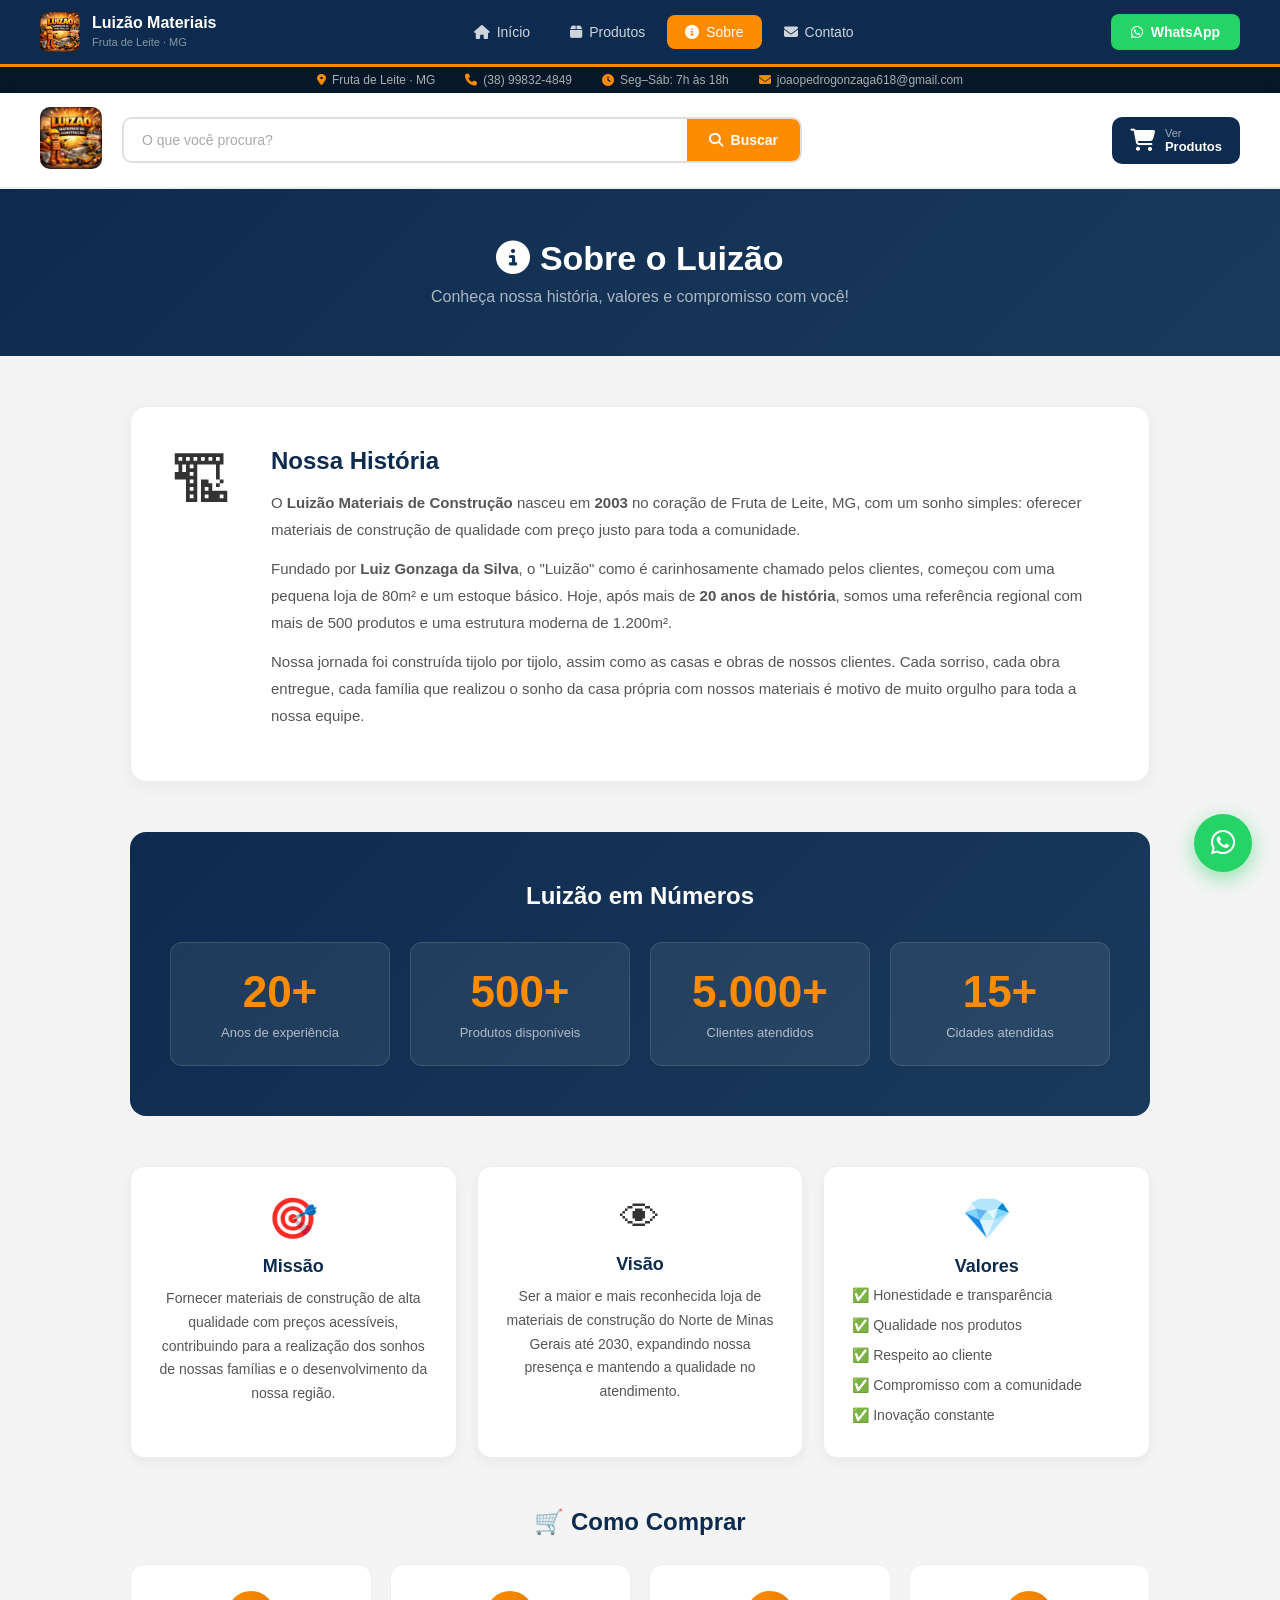
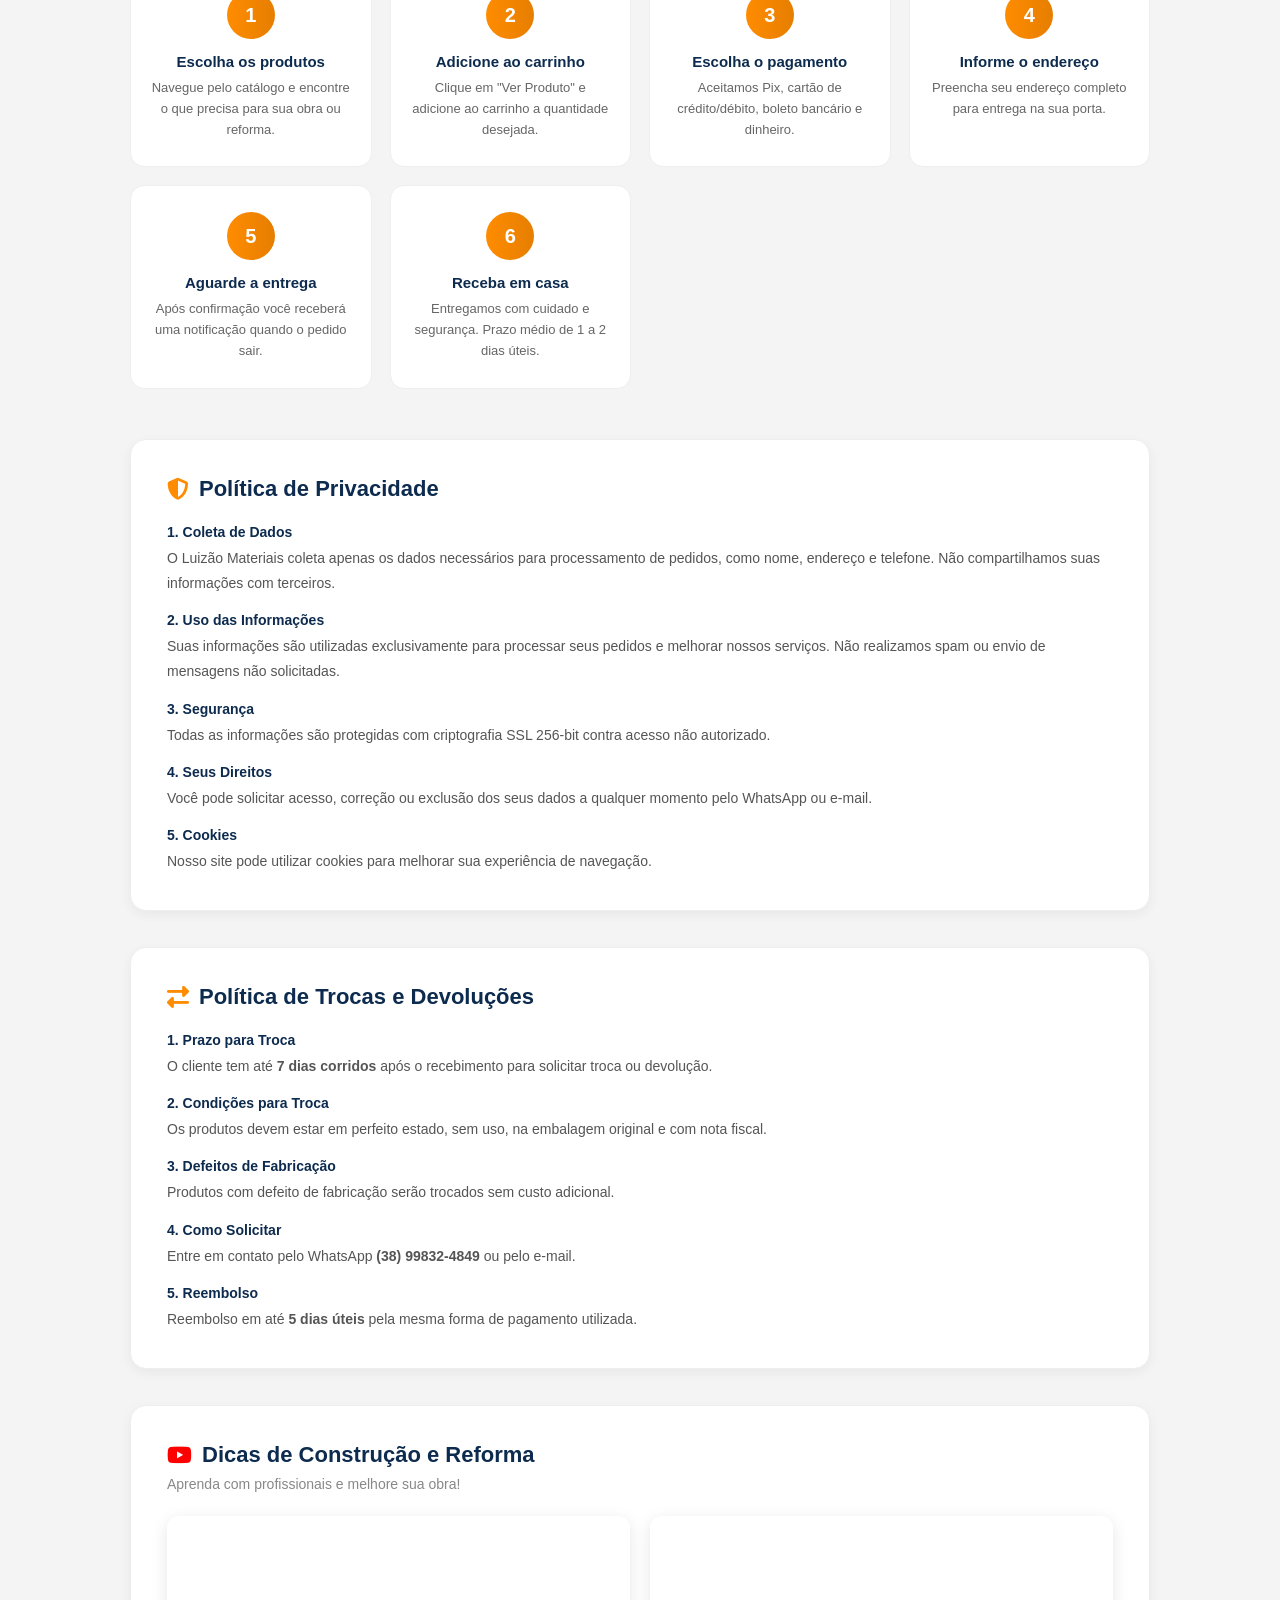
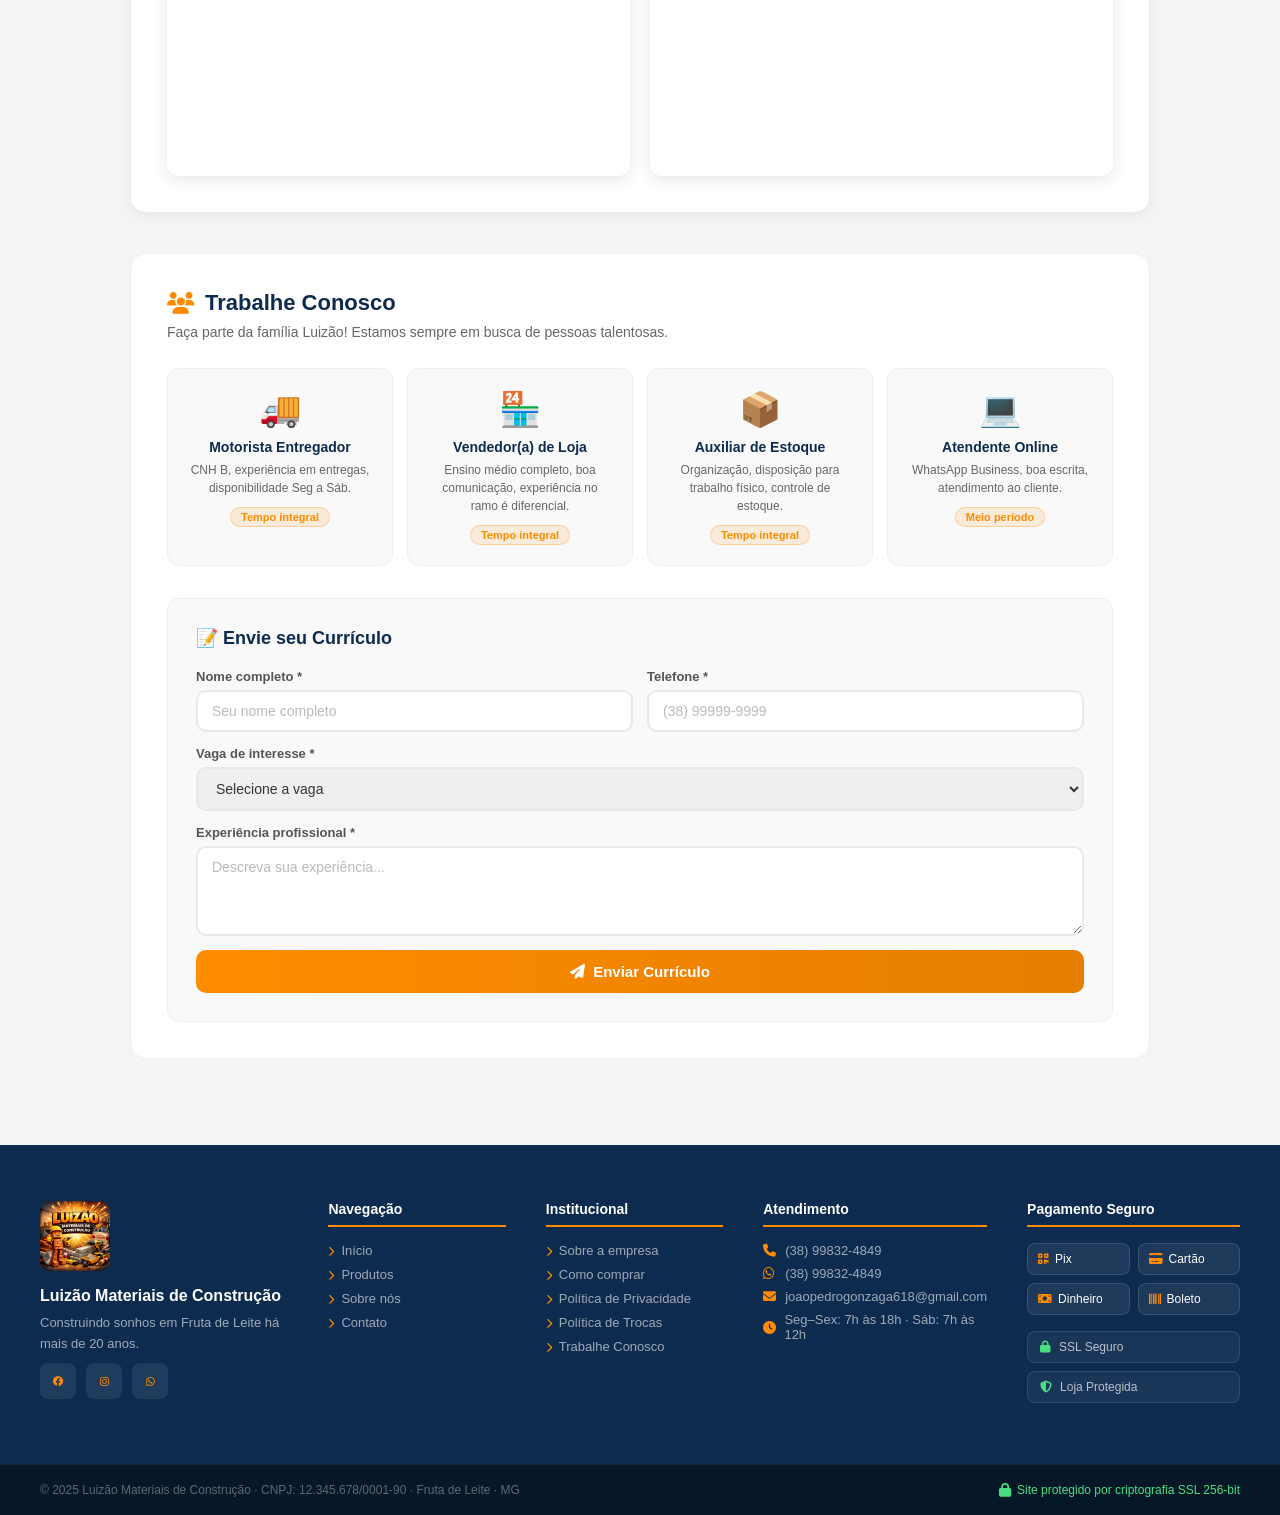
<file: sobre.html>
<!DOCTYPE html>
<html lang="pt-br">
<head>
  <meta charset="UTF-8">
  <meta name="viewport" content="width=device-width, initial-scale=1.0">
  <title>Sobre – Luizão Materiais de Construção</title>
  <link rel="stylesheet" href="style.css">
  <link rel="stylesheet" href="https://cdnjs.cloudflare.com/ajax/libs/font-awesome/6.4.0/css/all.min.css">
</head>
<body>

  <!-- ── MENU ── -->
  <nav class="menu-nav">
    <div class="menu-logo">
      <img src="mascote.png" alt="Luizão" style="height:40px;border-radius:6px">
      <div>
        <strong>Luizão Materiais</strong>
        <span>Fruta de Leite · MG</span>
      </div>
    </div>
    <ul class="menu-links">
      <li><a href="index.html"><i class="fas fa-home"></i> Início</a></li>
      <li><a href="produtos.html"><i class="fas fa-box"></i> Produtos</a></li>
      <li><a href="sobre.html" class="active"><i class="fas fa-info-circle"></i> Sobre</a></li>
      <li><a href="contato.html"><i class="fas fa-envelope"></i> Contato</a></li>
    </ul>
    <a href="https://wa.me/5538998324849" target="_blank" class="menu-whats">
      <i class="fab fa-whatsapp"></i> WhatsApp
    </a>
  </nav>

  <!-- ── HEADER TOPO ── -->
  <div class="header-topo">
    <div class="header-topo-inner">
      <span><i class="fas fa-map-marker-alt"></i> Fruta de Leite · MG</span>
      <span><i class="fas fa-phone"></i> (38) 99832-4849</span>
      <span><i class="fas fa-clock"></i> Seg–Sáb: 7h às 18h</span>
      <span><i class="fas fa-envelope"></i> joaopedrogonzaga618@gmail.com</span>
    </div>
  </div>

  <!-- ── HEADER ── -->
  <header class="header">
    <div class="header-logo">
      <img src="mascote.png" alt="Luizão" class="header-img">
    </div>
    <div class="header-search">
      <input type="text" placeholder="O que você procura?">
      <button><i class="fas fa-search"></i> Buscar</button>
    </div>
    <div class="header-direita">
      <a href="produtos.html" class="btn-carrinho" style="text-decoration:none;display:flex;align-items:center;gap:10px">
        <i class="fas fa-shopping-cart"></i>
        <div><small>Ver</small><strong>Produtos</strong></div>
      </a>
    </div>
  </header>

  <!-- ── PAGE HERO ── -->
  <section class="page-hero">
    <h1><i class="fas fa-info-circle"></i> Sobre o Luizão</h1>
    <p>Conheça nossa história, valores e compromisso com você!</p>
  </section>

  <!-- ── CONTEÚDO ── -->
  <main class="sobre-main">

    <!-- HISTÓRIA -->
    <section class="sobre-bloco" id="historia">
      <div class="sobre-bloco-inner">
        <div class="sobre-bloco-icon">🏗</div>
        <div class="sobre-bloco-texto">
          <h2>Nossa História</h2>
          <p>O <strong>Luizão Materiais de Construção</strong> nasceu em <strong>2003</strong> no coração de Fruta de Leite, MG, com um sonho simples: oferecer materiais de construção de qualidade com preço justo para toda a comunidade.</p>
          <p>Fundado por <strong>Luiz Gonzaga da Silva</strong>, o "Luizão" como é carinhosamente chamado pelos clientes, começou com uma pequena loja de 80m² e um estoque básico. Hoje, após mais de <strong>20 anos de história</strong>, somos uma referência regional com mais de 500 produtos e uma estrutura moderna de 1.200m².</p>
          <p>Nossa jornada foi construída tijolo por tijolo, assim como as casas e obras de nossos clientes. Cada sorriso, cada obra entregue, cada família que realizou o sonho da casa própria com nossos materiais é motivo de muito orgulho para toda a nossa equipe.</p>
        </div>
      </div>
    </section>

    <!-- NÚMEROS -->
    <section class="numeros-section">
      <h2>Luizão em Números</h2>
      <div class="numeros-grid">
        <div class="numero-card">
          <span class="numero-valor">20+</span>
          <span class="numero-label">Anos de experiência</span>
        </div>
        <div class="numero-card">
          <span class="numero-valor">500+</span>
          <span class="numero-label">Produtos disponíveis</span>
        </div>
        <div class="numero-card">
          <span class="numero-valor">5.000+</span>
          <span class="numero-label">Clientes atendidos</span>
        </div>
        <div class="numero-card">
          <span class="numero-valor">15+</span>
          <span class="numero-label">Cidades atendidas</span>
        </div>
      </div>
    </section>

    <!-- MISSÃO VISÃO VALORES -->
    <section class="mvv-section">
      <div class="mvv-grid">
        <div class="mvv-card">
          <div class="mvv-icon">🎯</div>
          <h3>Missão</h3>
          <p>Fornecer materiais de construção de alta qualidade com preços acessíveis, contribuindo para a realização dos sonhos de nossas famílias e o desenvolvimento da nossa região.</p>
        </div>
        <div class="mvv-card">
          <div class="mvv-icon">👁</div>
          <h3>Visão</h3>
          <p>Ser a maior e mais reconhecida loja de materiais de construção do Norte de Minas Gerais até 2030, expandindo nossa presença e mantendo a qualidade no atendimento.</p>
        </div>
        <div class="mvv-card">
          <div class="mvv-icon">💎</div>
          <h3>Valores</h3>
          <ul style="list-style:none;margin-top:10px;display:flex;flex-direction:column;gap:8px;text-align:left">
            <li>✅ Honestidade e transparência</li>
            <li>✅ Qualidade nos produtos</li>
            <li>✅ Respeito ao cliente</li>
            <li>✅ Compromisso com a comunidade</li>
            <li>✅ Inovação constante</li>
          </ul>
        </div>
      </div>
    </section>

    <!-- COMO COMPRAR -->
    <section class="sobre-bloco" id="como-comprar">
      <h2 style="text-align:center;font-size:24px;color:#0d2b4e;margin-bottom:28px;font-weight:900">
        🛒 Como Comprar
      </h2>
      <div class="como-comprar-grid">
        <div class="passo-card">
          <div class="passo-num">1</div>
          <h4>Escolha os produtos</h4>
          <p>Navegue pelo catálogo e encontre o que precisa para sua obra ou reforma.</p>
        </div>
        <div class="passo-card">
          <div class="passo-num">2</div>
          <h4>Adicione ao carrinho</h4>
          <p>Clique em "Ver Produto" e adicione ao carrinho a quantidade desejada.</p>
        </div>
        <div class="passo-card">
          <div class="passo-num">3</div>
          <h4>Escolha o pagamento</h4>
          <p>Aceitamos Pix, cartão de crédito/débito, boleto bancário e dinheiro.</p>
        </div>
        <div class="passo-card">
          <div class="passo-num">4</div>
          <h4>Informe o endereço</h4>
          <p>Preencha seu endereço completo para entrega na sua porta.</p>
        </div>
        <div class="passo-card">
          <div class="passo-num">5</div>
          <h4>Aguarde a entrega</h4>
          <p>Após confirmação você receberá uma notificação quando o pedido sair.</p>
        </div>
        <div class="passo-card">
          <div class="passo-num">6</div>
          <h4>Receba em casa</h4>
          <p>Entregamos com cuidado e segurança. Prazo médio de 1 a 2 dias úteis.</p>
        </div>
      </div>
    </section>

    <!-- POLÍTICA DE PRIVACIDADE -->
    <section class="politica-section" id="privacidade">
      <h2><i class="fas fa-shield-alt"></i> Política de Privacidade</h2>
      <div class="politica-content">
        <h4>1. Coleta de Dados</h4>
        <p>O Luizão Materiais coleta apenas os dados necessários para processamento de pedidos, como nome, endereço e telefone. Não compartilhamos suas informações com terceiros.</p>
        <h4>2. Uso das Informações</h4>
        <p>Suas informações são utilizadas exclusivamente para processar seus pedidos e melhorar nossos serviços. Não realizamos spam ou envio de mensagens não solicitadas.</p>
        <h4>3. Segurança</h4>
        <p>Todas as informações são protegidas com criptografia SSL 256-bit contra acesso não autorizado.</p>
        <h4>4. Seus Direitos</h4>
        <p>Você pode solicitar acesso, correção ou exclusão dos seus dados a qualquer momento pelo WhatsApp ou e-mail.</p>
        <h4>5. Cookies</h4>
        <p>Nosso site pode utilizar cookies para melhorar sua experiência de navegação.</p>
      </div>
    </section>

    <!-- POLÍTICA DE TROCAS -->
    <section class="politica-section" id="trocas">
      <h2><i class="fas fa-exchange-alt"></i> Política de Trocas e Devoluções</h2>
      <div class="politica-content">
        <h4>1. Prazo para Troca</h4>
        <p>O cliente tem até <strong>7 dias corridos</strong> após o recebimento para solicitar troca ou devolução.</p>
        <h4>2. Condições para Troca</h4>
        <p>Os produtos devem estar em perfeito estado, sem uso, na embalagem original e com nota fiscal.</p>
        <h4>3. Defeitos de Fabricação</h4>
        <p>Produtos com defeito de fabricação serão trocados sem custo adicional.</p>
        <h4>4. Como Solicitar</h4>
        <p>Entre em contato pelo WhatsApp <strong>(38) 99832-4849</strong> ou pelo e-mail.</p>
        <h4>5. Reembolso</h4>
        <p>Reembolso em até <strong>5 dias úteis</strong> pela mesma forma de pagamento utilizada.</p>
      </div>
    </section>

    <!-- ── VÍDEOS YOUTUBE ── -->
    <section class="video-sobre-section" id="videos">
      <h2>
        <i class="fab fa-youtube" style="color:#ff0000"></i>
        Dicas de Construção e Reforma
      </h2>
      <p>Aprenda com profissionais e melhore sua obra!</p>
      <div class="video-grid">
        <div class="video-wrapper">
          <iframe
            src="https://www.youtube.com/embed/tgbNymZ7vqY"
            title="Como fazer reboco perfeito"
            frameborder="0"
            allow="accelerometer; autoplay; clipboard-write; encrypted-media; gyroscope; picture-in-picture; web-share"
            allowfullscreen>
          </iframe>
        </div>
        <div class="video-wrapper">
          <iframe
            src="https://www.youtube.com/embed/oHg5SJYRHA0"
            title="Como assentar piso cerâmico"
            frameborder="0"
            allow="accelerometer; autoplay; clipboard-write; encrypted-media; gyroscope; picture-in-picture; web-share"
            allowfullscreen>
          </iframe>
        </div>
      </div>
    </section>

    <!-- TRABALHE CONOSCO -->
    <section class="trabalhe-section" id="trabalhe">
      <h2><i class="fas fa-users"></i> Trabalhe Conosco</h2>
      <p class="trabalhe-sub">Faça parte da família Luizão! Estamos sempre em busca de pessoas talentosas.</p>
      <div class="vagas-grid">
        <div class="vaga-card">
          <div class="vaga-icon">🚚</div>
          <h4>Motorista Entregador</h4>
          <p>CNH B, experiência em entregas, disponibilidade Seg a Sáb.</p>
          <span class="vaga-tag">Tempo integral</span>
        </div>
        <div class="vaga-card">
          <div class="vaga-icon">🏪</div>
          <h4>Vendedor(a) de Loja</h4>
          <p>Ensino médio completo, boa comunicação, experiência no ramo é diferencial.</p>
          <span class="vaga-tag">Tempo integral</span>
        </div>
        <div class="vaga-card">
          <div class="vaga-icon">📦</div>
          <h4>Auxiliar de Estoque</h4>
          <p>Organização, disposição para trabalho físico, controle de estoque.</p>
          <span class="vaga-tag">Tempo integral</span>
        </div>
        <div class="vaga-card">
          <div class="vaga-icon">💻</div>
          <h4>Atendente Online</h4>
          <p>WhatsApp Business, boa escrita, atendimento ao cliente.</p>
          <span class="vaga-tag">Meio período</span>
        </div>
      </div>

      <div class="trabalhe-form-box">
        <h3>📝 Envie seu Currículo</h3>
        <form class="trabalhe-form" onsubmit="enviarCurriculo(event)">
          <div class="form-row">
            <div class="form-group">
              <label>Nome completo *</label>
              <input type="text" id="cv-nome" placeholder="Seu nome completo" required>
            </div>
            <div class="form-group">
              <label>Telefone *</label>
              <input type="tel" id="cv-tel" placeholder="(38) 99999-9999" required>
            </div>
          </div>
          <div class="form-group">
            <label>Vaga de interesse *</label>
            <select id="cv-vaga" required>
              <option value="">Selecione a vaga</option>
              <option>Motorista Entregador</option>
              <option>Vendedor(a) de Loja</option>
              <option>Auxiliar de Estoque</option>
              <option>Atendente Online</option>
              <option>Outra vaga</option>
            </select>
          </div>
          <div class="form-group">
            <label>Experiência profissional *</label>
            <textarea id="cv-exp" rows="4" placeholder="Descreva sua experiência..." required></textarea>
          </div>
          <button type="submit" class="btn-enviar">
            <i class="fas fa-paper-plane"></i> Enviar Currículo
          </button>
        </form>
        <div id="cv-sucesso" class="form-sucesso" style="display:none">
          <i class="fas fa-check-circle"></i>
          <h3>Currículo enviado!</h3>
          <p>Obrigado pelo interesse! Entraremos em contato em breve.</p>
        </div>
      </div>
    </section>

  </main>

  <!-- ── FOOTER ── -->
  <footer class="footer">
    <div class="footer-main">
      <div class="footer-col footer-brand">
        <img src="mascote.png" alt="Luizão" style="height:70px;border-radius:10px;margin-bottom:12px">
        <strong>Luizão Materiais de Construção</strong>
        <p>Construindo sonhos em Fruta de Leite há mais de 20 anos.</p>
        <div class="footer-redes">
          <a href="#"><i class="fab fa-facebook"></i></a>
          <a href="#"><i class="fab fa-instagram"></i></a>
          <a href="https://wa.me/5538998324849"><i class="fab fa-whatsapp"></i></a>
        </div>
      </div>
      <div class="footer-col">
        <h4>Navegação</h4>
        <a href="index.html"><i class="fas fa-chevron-right"></i> Início</a>
        <a href="produtos.html"><i class="fas fa-chevron-right"></i> Produtos</a>
        <a href="sobre.html"><i class="fas fa-chevron-right"></i> Sobre nós</a>
        <a href="contato.html"><i class="fas fa-chevron-right"></i> Contato</a>
      </div>
      <div class="footer-col">
        <h4>Institucional</h4>
        <a href="#historia"><i class="fas fa-chevron-right"></i> Sobre a empresa</a>
        <a href="#como-comprar"><i class="fas fa-chevron-right"></i> Como comprar</a>
        <a href="#privacidade"><i class="fas fa-chevron-right"></i> Política de Privacidade</a>
        <a href="#trocas"><i class="fas fa-chevron-right"></i> Política de Trocas</a>
        <a href="#trabalhe"><i class="fas fa-chevron-right"></i> Trabalhe Conosco</a>
      </div>
      <div class="footer-col">
        <h4>Atendimento</h4>
        <p><i class="fas fa-phone"></i> (38) 99832-4849</p>
        <p><i class="fab fa-whatsapp"></i> (38) 99832-4849</p>
        <p><i class="fas fa-envelope"></i> joaopedrogonzaga618@gmail.com</p>
        <p><i class="fas fa-clock"></i> Seg–Sex: 7h às 18h · Sáb: 7h às 12h</p>
      </div>
      <div class="footer-col">
        <h4>Pagamento Seguro</h4>
        <div class="footer-pags">
          <div class="pag-card"><i class="fas fa-qrcode"></i> Pix</div>
          <div class="pag-card"><i class="fas fa-credit-card"></i> Cartão</div>
          <div class="pag-card"><i class="fas fa-money-bill"></i> Dinheiro</div>
          <div class="pag-card"><i class="fas fa-barcode"></i> Boleto</div>
        </div>
        <div class="footer-selos">
          <div class="footer-selo"><i class="fas fa-lock"></i> SSL Seguro</div>
          <div class="footer-selo"><i class="fas fa-shield-alt"></i> Loja Protegida</div>
        </div>
      </div>
    </div>
    <div class="footer-bottom">
      <p>© 2025 Luizão Materiais de Construção · CNPJ: 12.345.678/0001-90 · Fruta de Leite · MG</p>
      <div class="footer-seg">
        <i class="fas fa-lock"></i> Site protegido por criptografia SSL 256-bit
      </div>
    </div>
  </footer>

  <!-- BOTÃO WHATSAPP FLUTUANTE -->
  <a href="https://wa.me/5538998324849" target="_blank" class="whats-float">
    <i class="fab fa-whatsapp"></i>
  </a>

  <script>
    function enviarCurriculo(e) {
      e.preventDefault();
      const nome = document.getElementById("cv-nome").value.trim();
      const tel = document.getElementById("cv-tel").value.trim();
      const vaga = document.getElementById("cv-vaga").value;
      const exp = document.getElementById("cv-exp").value.trim();
      if (!nome || !tel || !vaga || !exp) {
        alert("⚠️ Preencha todos os campos!"); return;
      }
      document.querySelector(".trabalhe-form").style.display = "none";
      document.getElementById("cv-sucesso").style.display = "flex";
    }
    function toggleFaq(el) { el.classList.toggle("open"); }
  </script>
</body>
</html>
</file>
<file: style.css>
/* ── RESET ── */
* { margin: 0; padding: 0; box-sizing: border-box; }
body { font-family: 'Arial', sans-serif; background: #f4f4f4; color: #333; overflow-x: hidden; }
a { text-decoration: none; }

/* ── SEGURANÇA BAR ── */
.seg-bar {
  background: linear-gradient(90deg, #0d2b4e, #1a3a5c);
  display: flex; justify-content: center; gap: 40px;
  padding: 7px 20px; flex-wrap: wrap;
}
.seg-bar span {
  font-size: 12px; color: rgba(255,255,255,0.8);
  display: flex; align-items: center; gap: 6px;
}
.seg-bar span i { color: #ff8c00; }

/* ── MENU NAV ── */
.menu-nav {
  display: flex; align-items: center;
  justify-content: space-between;
  padding: 12px 40px;
  background: #0d2b4e;
  border-bottom: 3px solid #ff8c00;
  position: sticky; top: 0; z-index: 100;
  gap: 20px;
}
.menu-logo {
  display: flex; align-items: center; gap: 12px;
}
.menu-logo img { height: 44px; border-radius: 8px; }
.menu-logo strong { display: block; color: white; font-size: 16px; }
.menu-logo span { color: rgba(255,255,255,0.5); font-size: 11px; }
.menu-links {
  display: flex; list-style: none; gap: 4px;
}
.menu-links a {
  display: flex; align-items: center; gap: 7px;
  padding: 9px 18px; color: rgba(255,255,255,0.8);
  border-radius: 8px; font-size: 14px; transition: 0.3s;
}
.menu-links a:hover, .menu-links a.active {
  background: #ff8c00; color: white;
}
.menu-whats {
  padding: 10px 20px; background: #25d366;
  border-radius: 8px; color: white;
  font-size: 14px; font-weight: bold;
  display: flex; align-items: center; gap: 8px;
  transition: 0.3s; white-space: nowrap;
}
.menu-whats:hover { background: #20ba5a; transform: scale(1.03); }

/* ── HEADER TOPO ── */
.header-topo {
  background: #061828;
  padding: 6px 40px;
}
.header-topo-inner {
  max-width: 1400px; margin: 0 auto;
  display: flex; justify-content: center;
  gap: 30px; flex-wrap: wrap;
}
.header-topo-inner span {
  font-size: 12px; color: rgba(255,255,255,0.65);
  display: flex; align-items: center; gap: 6px;
}
.header-topo-inner span i { color: #ff8c00; }

/* ── HEADER ── */
.header {
  display: flex; align-items: center;
  padding: 14px 40px; background: white;
  border-bottom: 2px solid #eee;
  gap: 20px;
  box-shadow: 0 2px 10px rgba(0,0,0,0.07);
}
.header-img { height: 62px; border-radius: 10px; }
.header-search {
  flex: 1; max-width: 680px;
  display: flex; align-items: center;
  border: 2px solid #e0e0e0; border-radius: 10px;
  overflow: hidden; transition: 0.3s;
}
.header-search:focus-within { border-color: #ff8c00; }
.header-search input {
  flex: 1; padding: 13px 18px;
  border: none; outline: none;
  font-size: 14px; color: #333;
}
.header-search input::placeholder { color: #aaa; }
.header-search button {
  padding: 13px 22px; background: #ff8c00;
  border: none; color: white; cursor: pointer;
  font-size: 14px; font-weight: bold;
  display: flex; align-items: center; gap: 8px;
  transition: 0.3s;
}
.header-search button:hover { background: #e67e00; }
.header-direita { display: flex; align-items: center; gap: 12px; margin-left: auto; }
.header-info {
  display: flex; align-items: center; gap: 10px;
  padding: 10px 16px; border: 1px solid #eee;
  border-radius: 10px; color: #333; font-size: 13px;
}
.header-info i { color: #ff8c00; font-size: 20px; }
.header-info small { display: block; color: #999; font-size: 11px; }
.header-info strong { display: block; font-size: 13px; }
.btn-carrinho {
  position: relative;
  display: flex; align-items: center; gap: 10px;
  padding: 10px 18px; background: #0d2b4e;
  border: none; border-radius: 10px; color: white;
  cursor: pointer; transition: 0.3s;
}
.btn-carrinho:hover { background: #1a3a5c; }
.btn-carrinho i { font-size: 22px; }
.btn-carrinho small { display: block; color: rgba(255,255,255,0.6); font-size: 11px; }
.btn-carrinho strong { display: block; font-size: 13px; }
.badge {
  position: absolute; top: -8px; right: -8px;
  background: #ff8c00; border-radius: 50%;
  width: 22px; height: 22px; font-size: 11px;
  font-weight: bold; display: flex;
  align-items: center; justify-content: center; color: white;
  border: 2px solid white;
}

/* ── NOTIF ── */
.notif-entrega {
  position: fixed; top: 80px; right: 20px;
  background: linear-gradient(135deg, #16a34a, #15803d);
  border-radius: 14px; padding: 16px 20px;
  display: flex; align-items: center; gap: 12px;
  z-index: 999; box-shadow: 0 8px 24px rgba(22,163,74,0.4);
  max-width: 300px; animation: slideInRight 0.5s ease;
}
.notif-icon { font-size: 30px; animation: truck 0.8s ease-in-out infinite alternate; }
.notif-texto strong { display: block; font-size: 14px; color: white; margin-bottom: 2px; }
.notif-texto p { font-size: 12px; color: rgba(255,255,255,0.85); margin: 0; }
.notif-entrega button {
  background: rgba(255,255,255,0.2); border: none;
  color: white; width: 26px; height: 26px;
  border-radius: 50%; cursor: pointer; margin-left: auto;
}

/* ── HERO ── */
.hero {
  background: linear-gradient(135deg, rgba(13,43,78,0.95) 0%, rgba(26,58,92,0.9) 40%, rgba(0,0,0,0.7) 100%),
    url('mascote.png') right center/cover no-repeat;
  min-height: 520px;
  display: flex; align-items: center;
  position: relative; overflow: hidden;
}
.hero::before {
  content: '';
  position: absolute; inset: 0;
  background: url("data:image/svg+xml,%3Csvg width='60' height='60' viewBox='0 0 60 60' xmlns='http://www.w3.org/2000/svg'%3E%3Cg fill='none' fill-rule='evenodd'%3E%3Cg fill='%23ffffff' fill-opacity='0.02'%3E%3Cpath d='M36 34v-4h-2v4h-4v2h4v4h2v-4h4v-2h-4zm0-30V0h-2v4h-4v2h4v4h2V6h4V4h-4zM6 34v-4H4v4H0v2h4v4h2v-4h4v-2H6zM6 4V0H4v4H0v2h4v4h2V6h4V4H6z'/%3E%3C/g%3E%3C/g%3E%3C/svg%3E");
}
.hero-slider { width: 100%; }
.hero-slide {
  display: flex; align-items: center;
  padding: 60px 80px; gap: 60px;
  max-width: 1400px; margin: 0 auto;
}
.hero-content { max-width: 600px; position: relative; z-index: 2; }
.hero-badge {
  display: inline-flex; align-items: center; gap: 8px;
  padding: 7px 18px;
  background: rgba(255,140,0,0.25);
  border: 1px solid rgba(255,140,0,0.6);
  border-radius: 50px; font-size: 13px; color: #ffa500;
  margin-bottom: 20px;
}
.hero-content h1 {
  font-size: 52px; line-height: 1.12;
  font-weight: 900; color: white; margin-bottom: 16px;
}
.hero-content h1 span {
  background: linear-gradient(90deg, #ff8c00, #ffd700);
  -webkit-background-clip: text; -webkit-text-fill-color: transparent;
}
.hero-content p {
  font-size: 17px; color: rgba(255,255,255,0.78);
  line-height: 1.7; margin-bottom: 28px;
}
.hero-btns { display: flex; gap: 14px; flex-wrap: wrap; margin-bottom: 24px; }
.hero-selos {
  display: flex; gap: 20px; flex-wrap: wrap;
}
.hero-selos span {
  font-size: 12px; color: rgba(255,255,255,0.65);
  display: flex; align-items: center; gap: 6px;
}
.hero-selos span i { color: #4ade80; }
.hero-img-area { flex-shrink: 0; }
.hero-mascote-img {
  width: 340px; border-radius: 20px;
  box-shadow: 0 20px 60px rgba(0,0,0,0.4);
  animation: float 4s ease-in-out infinite;
}

/* ── BOTÕES ── */
.btn-primary {
  padding: 14px 28px;
  background: linear-gradient(90deg, #ff8c00, #e67e00);
  border: none; border-radius: 10px; color: white;
  font-size: 15px; font-weight: bold; cursor: pointer;
  display: inline-flex; align-items: center; gap: 8px;
  transition: 0.3s; box-shadow: 0 4px 15px rgba(255,140,0,0.4);
}
.btn-primary:hover { transform: translateY(-2px); box-shadow: 0 8px 25px rgba(255,140,0,0.5); }
.btn-ghost {
  padding: 14px 26px; background: rgba(255,255,255,0.1);
  border: 2px solid rgba(255,255,255,0.3);
  border-radius: 10px; color: white; font-size: 15px;
  display: inline-flex; align-items: center; gap: 8px;
  transition: 0.3s;
}
.btn-ghost:hover { background: rgba(255,255,255,0.2); }
.btn-outline {
  padding: 13px 26px; background: transparent;
  border: 2px solid #ff8c00; border-radius: 10px;
  color: #ff8c00; font-size: 15px; font-weight: bold;
  display: inline-flex; align-items: center; gap: 8px;
  transition: 0.3s;
}
.btn-outline:hover { background: #ff8c00; color: white; }

/* ── CATEGORIAS ── */
.cats-section {
  padding: 28px 40px;
  background: white;
  border-bottom: 1px solid #eee;
}
.cats-grid {
  display: flex; gap: 12px; justify-content: center;
  flex-wrap: wrap; max-width: 1400px; margin: 0 auto;
}
.cat-box {
  display: flex; flex-direction: column; align-items: center;
  gap: 8px; padding: 16px 24px;
  background: #f9f9f9; border: 2px solid #eee;
  border-radius: 12px; cursor: pointer; transition: 0.3s;
  min-width: 110px; text-align: center;
}
.cat-box span { font-size: 30px; }
.cat-box strong { font-size: 13px; color: #0d2b4e; font-weight: bold; }
.cat-box:hover {
  border-color: #ff8c00; background: #fff8f0;
  transform: translateY(-3px);
  box-shadow: 0 6px 16px rgba(255,140,0,0.15);
}

/* ── PROMO BANNERS ── */
.promo-banners {
  display: grid; grid-template-columns: 1fr 1fr;
  gap: 20px; padding: 28px 40px;
  max-width: 1400px; margin: 0 auto;
}
.promo-banner {
  border-radius: 14px; padding: 36px;
  display: flex; align-items: center;
  min-height: 160px; position: relative;
  overflow: hidden;
}
.promo-1 {
  background: linear-gradient(135deg, #0d2b4e, #1a3a5c);
}
.promo-2 {
  background: linear-gradient(135deg, #b45309, #92400e);
}
.promo-banner::before {
  content: '';
  position: absolute; right: -20px; top: -20px;
  width: 150px; height: 150px;
  background: rgba(255,255,255,0.05);
  border-radius: 50%;
}
.promo-txt h3 { font-size: 22px; color: white; font-weight: 900; margin-bottom: 8px; }
.promo-txt p { font-size: 14px; color: rgba(255,255,255,0.7); margin-bottom: 16px; }
.btn-promo {
  padding: 9px 20px; background: #ff8c00;
  border-radius: 8px; color: white;
  font-size: 13px; font-weight: bold;
  display: inline-block; transition: 0.3s;
}
.btn-promo:hover { background: #e67e00; transform: scale(1.04); }

/* ── PRODUTOS ── */
.produtos-section { padding: 36px 40px 60px; }
.produtos-header {
  display: flex; justify-content: space-between;
  align-items: center; margin-bottom: 24px;
  max-width: 1400px; margin-left: auto; margin-right: auto;
}
.secao-titulo {
  font-size: 24px; font-weight: 900; color: #0d2b4e;
  display: flex; align-items: center; gap: 10px;
}
.secao-titulo i { color: #ff8c00; }
.ver-todos {
  color: #ff8c00; font-size: 14px; font-weight: bold;
  display: flex; align-items: center; gap: 6px; transition: 0.3s;
}
.ver-todos:hover { gap: 10px; }
.produtos-grid {
  display: grid;
  grid-template-columns: repeat(auto-fill, minmax(215px,1fr));
  gap: 18px; max-width: 1400px; margin: 0 auto;
}

/* ── PRODUTO CARD ── */
.produto-card {
  background: white; border: 1px solid #e8e8e8;
  border-radius: 12px; overflow: hidden;
  cursor: pointer; transition: 0.3s;
  display: flex; flex-direction: column;
  position: relative;
}
.produto-card:hover {
  border-color: #ff8c00;
  box-shadow: 0 8px 28px rgba(255,140,0,0.18);
  transform: translateY(-4px);
}
.produto-card.hidden { display: none; }
.produto-card.sem-estoque { opacity: 0.55; cursor: not-allowed; }
.produto-card.sem-estoque:hover { transform: none; box-shadow: none; }

.produto-badge-off {
  position: absolute; top: 10px; left: 10px;
  background: #dc2626; color: white;
  padding: 4px 10px; border-radius: 6px;
  font-size: 11px; font-weight: bold; z-index: 2;
}
.produto-badge-novo {
  position: absolute; top: 10px; right: 10px;
  background: #0d2b4e; color: white;
  padding: 4px 10px; border-radius: 6px;
  font-size: 11px; font-weight: bold; z-index: 2;
}

.produto-img-area {
  background: linear-gradient(135deg, #f8f9fa, #fff);
  display: flex; align-items: center; justify-content: center;
  padding: 28px 20px; min-height: 155px;
  border-bottom: 1px solid #f0f0f0; position: relative;
}
.produto-emoji-card { font-size: 68px; filter: drop-shadow(0 4px 8px rgba(0,0,0,0.1)); }

.produto-body { padding: 14px 14px 8px; flex: 1; }
.produto-body h3 {
  font-size: 13px; color: #222; font-weight: 600;
  margin-bottom: 6px; line-height: 1.4; text-align: center;
  min-height: 36px;
}
.estrelas {
  display: flex; justify-content: center; gap: 2px;
  margin-bottom: 8px; color: #f59e0b; font-size: 13px;
}
.preco-area { text-align: center; margin-bottom: 10px; }
.preco-riscado {
  font-size: 12px; color: #999;
  text-decoration: line-through; display: block;
}
.preco-atual { font-size: 22px; font-weight: 900; color: #0d2b4e; }
.preco-parcela { font-size: 11px; color: #666; display: block; margin-top: 2px; }

.estoque-tag { display: flex; justify-content: center; margin-bottom: 6px; }
.estoque-tag span {
  padding: 3px 10px; border-radius: 20px;
  font-size: 11px; font-weight: bold;
}
.tag-ok { background: #dcfce7; color: #16a34a; }
.tag-baixo { background: #fef9c3; color: #ca8a04; }
.tag-zero { background: #fee2e2; color: #dc2626; }

.produto-footer { padding: 0 14px 14px; }
.btn-ver {
  width: 100%; padding: 11px;
  background: #0d2b4e; border: none;
  border-radius: 8px; color: white;
  font-size: 13px; font-weight: bold;
  cursor: pointer; transition: 0.3s;
  display: flex; align-items: center;
  justify-content: center; gap: 8px;
}
.btn-ver:hover { background: #ff8c00; }
.btn-ver:disabled { background: #d1d5db; cursor: not-allowed; }

/* ── SOBRE HOME ── */
.sobre-home {
  padding: 70px 40px; background: white;
  border-top: 1px solid #f0f0f0;
}
.sobre-home-inner {
  max-width: 1100px; margin: 0 auto;
  display: grid; grid-template-columns: 1fr 1.2fr;
  gap: 70px; align-items: center;
}
.sobre-home-img { position: relative; }
.sobre-home-img img {
  width: 100%; border-radius: 16px;
  box-shadow: 0 16px 48px rgba(0,0,0,0.14);
}
.sobre-numeros {
  display: flex; gap: 12px;
  margin-top: -30px; position: relative; z-index: 2;
}
.sobre-num {
  flex: 1; background: #0d2b4e;
  border-radius: 10px; padding: 14px 10px;
  text-align: center;
  box-shadow: 0 6px 16px rgba(13,43,78,0.3);
}
.sobre-num strong {
  display: block; font-size: 22px;
  color: #ff8c00; font-weight: 900;
}
.sobre-num span { font-size: 11px; color: rgba(255,255,255,0.7); }
.sobre-badge {
  display: inline-block; padding: 6px 16px;
  background: rgba(255,140,0,0.12);
  border: 1px solid rgba(255,140,0,0.3);
  border-radius: 50px; font-size: 13px;
  color: #ff8c00; font-weight: bold; margin-bottom: 16px;
}
.sobre-home-txt h2 {
  font-size: 30px; color: #0d2b4e;
  font-weight: 900; margin-bottom: 16px;
}
.sobre-home-txt p {
  font-size: 15px; color: #555; line-height: 1.8; margin-bottom: 14px;
}
.sobre-checks {
  display: grid; grid-template-columns: 1fr 1fr;
  gap: 10px; margin: 20px 0;
}
.sobre-checks span {
  font-size: 13px; color: #444;
  display: flex; align-items: center; gap: 8px;
}
.sobre-checks span i { color: #ff8c00; }

/* ── DIFERENCIAIS ── */
.diferenciais {
  padding: 70px 40px;
  background: linear-gradient(135deg, #0d2b4e, #1a3a5c);
}
.diferenciais h2 {
  text-align: center; font-size: 28px;
  color: white; font-weight: 900; margin-bottom: 40px;
}
.diferenciais-grid {
  display: grid;
  grid-template-columns: repeat(auto-fit, minmax(260px,1fr));
  gap: 20px; max-width: 1200px; margin: 0 auto;
}
.dif-card {
  background: rgba(255,255,255,0.06);
  border: 1px solid rgba(255,255,255,0.12);
  border-radius: 14px; padding: 28px;
  text-align: center; transition: 0.3s;
}
.dif-card:hover {
  background: rgba(255,140,0,0.15);
  border-color: rgba(255,140,0,0.4);
  transform: translateY(-4px);
}
.dif-icon {
  width: 60px; height: 60px;
  background: rgba(255,140,0,0.2);
  border-radius: 50%; display: flex;
  align-items: center; justify-content: center;
  margin: 0 auto 16px; font-size: 24px; color: #ff8c00;
}
.dif-card h4 { font-size: 17px; color: white; margin-bottom: 10px; font-weight: bold; }
.dif-card p { font-size: 13px; color: rgba(255,255,255,0.65); line-height: 1.6; }

/* ── LINKS ── */
.links-section {
  padding: 60px 40px; background: #f9f9f9; text-align: center;
}
.links-section h2 { font-size: 24px; color: #0d2b4e; font-weight: 900; margin-bottom: 8px; }
.links-section p { color: #888; margin-bottom: 28px; }
.links-grid {
  display: flex; flex-wrap: wrap; justify-content: center;
  gap: 16px; max-width: 900px; margin: 0 auto;
}
.link-card {
  display: flex; flex-direction: column; align-items: center;
  gap: 8px; padding: 22px 20px;
  background: white; border: 1px solid #e8e8e8;
  border-radius: 12px; min-width: 150px;
  transition: 0.3s; text-align: center; color: #333;
}
.link-card:hover { border-color: #ff8c00; transform: translateY(-3px); box-shadow: 0 6px 18px rgba(255,140,0,0.12); }
.link-card span { font-size: 32px; }
.link-card strong { font-size: 13px; color: #0d2b4e; font-weight: bold; }
.link-card p { font-size: 12px; color: #888; margin: 0; }

/* ── MODAIS ── */
.modal-overlay {
  position: fixed; inset: 0;
  background: rgba(0,0,0,0.72);
  display: flex; justify-content: center;
  align-items: center; z-index: 200;
  animation: fadeIn 0.3s ease; padding: 20px;
}
.modal-produto, .modal-carrinho, .modal-pagamento, .modal-suporte {
  background: white; border-radius: 16px;
  padding: 36px; width: 100%; max-width: 520px;
  position: relative; max-height: 92vh;
  overflow-y: auto; animation: slideUp 0.4s ease;
  color: #333;
}
.fechar {
  position: absolute; top: 14px; right: 14px;
  background: #f5f5f5; border: none; color: #333;
  width: 34px; height: 34px; border-radius: 50%;
  cursor: pointer; font-size: 14px; transition: 0.3s;
}
.fechar:hover { background: #ff8c00; color: white; }

/* MODAL PRODUTO */
.prod-modal-emoji { font-size: 80px; text-align: center; margin-bottom: 14px; }
.prod-modal-titulo { font-size: 22px; font-weight: 900; margin-bottom: 8px; color: #0d2b4e; }
.prod-modal-desc { color: #666; font-size: 14px; margin-bottom: 16px; line-height: 1.7; }
.prod-modal-preco { font-size: 30px; font-weight: 900; color: #0d2b4e; margin-bottom: 16px; }
.prod-modal-preco small { font-size: 14px; color: #999; font-weight: normal; }

.estoque-modal-box {
  background: #f8f9fa; border: 1px solid #e8e8e8;
  border-radius: 12px; padding: 16px; margin-bottom: 20px;
}
.estoque-modal-titulo { font-size: 11px; text-transform: uppercase; letter-spacing: 1px; color: #888; margin-bottom: 10px; }
.estoque-barra-container { background: #e0e0e0; border-radius: 50px; height: 8px; margin-bottom: 8px; overflow: hidden; }
.estoque-barra { height: 100%; border-radius: 50px; transition: width 0.5s ease; }
.barra-ok { background: linear-gradient(90deg, #22c55e, #4ade80); }
.barra-baixo { background: linear-gradient(90deg, #f59e0b, #fbbf24); }
.barra-zero { background: linear-gradient(90deg, #ef4444, #f87171); }
.estoque-numeros { display: flex; justify-content: space-between; font-size: 13px; }
.estoque-disponivel { font-weight: bold; }
.estoque-total { color: #999; }

.qtd-control { display: flex; align-items: center; justify-content: center; gap: 18px; margin-bottom: 20px; }
.qtd-control button {
  width: 42px; height: 42px; background: #f5f5f5;
  border: 2px solid #e0e0e0; border-radius: 50%;
  color: #333; font-size: 20px; cursor: pointer; transition: 0.3s;
}
.qtd-control button:hover { background: #ff8c00; color: white; border-color: #ff8c00; }
.qtd-control button:disabled { opacity: 0.3; cursor: not-allowed; }
.qtd-control span { font-size: 26px; font-weight: bold; min-width: 40px; text-align: center; }

.btn-add-carrinho {
  width: 100%; padding: 14px; background: #0d2b4e;
  border: none; border-radius: 10px; color: white;
  font-size: 15px; font-weight: bold; cursor: pointer; transition: 0.3s;
  display: flex; align-items: center; justify-content: center; gap: 8px;
}
.btn-add-carrinho:hover { background: #ff8c00; }

/* CARRINHO */
.modal-carrinho h2 { font-size: 20px; margin-bottom: 20px; color: #0d2b4e; display: flex; align-items: center; gap: 10px; }
.carrinho-item { display: flex; justify-content: space-between; align-items: center; padding: 13px 0; border-bottom: 1px solid #f0f0f0; }
.carrinho-item-nome { font-size: 14px; font-weight: bold; color: #0d2b4e; }
.carrinho-item-qtd { font-size: 12px; color: #888; }
.carrinho-item-preco { font-size: 15px; font-weight: bold; color: #ff8c00; }
.carrinho-item-rm { background: #fee2e2; border: 1px solid #fecaca; border-radius: 6px; padding: 4px 10px; color: #dc2626; cursor: pointer; font-size: 11px; margin-left: 8px; transition: 0.3s; }
.carrinho-item-rm:hover { background: #dc2626; color: white; }
.carrinho-total-box { margin-top: 18px; padding: 16px; background: #f0f9ff; border: 1px solid #bae6fd; border-radius: 12px; display: flex; justify-content: space-between; align-items: center; }
.carrinho-total-box span { font-size: 15px; color: #555; }
.carrinho-total-box strong { font-size: 24px; color: #0d2b4e; font-weight: 900; }
.btn-finalizar { width: 100%; padding: 14px; margin-top: 14px; background: linear-gradient(90deg, #ff8c00, #e67e00); border: none; border-radius: 10px; color: white; font-size: 15px; font-weight: bold; cursor: pointer; transition: 0.3s; }
.btn-finalizar:hover { opacity: 0.9; transform: scale(1.02); }
.carrinho-vazio { text-align: center; padding: 40px; color: #aaa; }
.carrinho-vazio i { font-size: 48px; margin-bottom: 16px; color: #e0e0e0; display: block; }

/* PAGAMENTO */
.pag-titulo { font-size: 20px; font-weight: 900; margin-bottom: 4px; color: #0d2b4e; }
.pag-sub { color: #888; font-size: 13px; margin-bottom: 20px; }
.pag-step { margin-bottom: 22px; }
.pag-step h4 { font-size: 12px; text-transform: uppercase; letter-spacing: 1px; color: #888; margin-bottom: 12px; border-bottom: 1px solid #f0f0f0; padding-bottom: 8px; }
.metodos-grid { display: grid; grid-template-columns: repeat(3,1fr); gap: 10px; margin-bottom: 12px; }
.metodo-btn { padding: 16px 8px; background: #f9f9f9; border: 2px solid #e0e0e0; border-radius: 12px; color: #333; cursor: pointer; transition: 0.3s; display: flex; flex-direction: column; align-items: center; gap: 6px; font-size: 24px; }
.metodo-btn span { font-size: 12px; color: #666; }
.metodo-btn:hover, .metodo-btn.selected { border-color: #ff8c00; background: #fff8f0; }
.metodo-btn.selected span { color: #ff8c00; font-weight: bold; }
.troco-box { background: #fff8f0; border: 1px solid #fed7aa; border-radius: 10px; padding: 14px; margin-top: 10px; }
.troco-box p { font-size: 13px; margin-bottom: 10px; color: #555; }
.troco-btns { display: flex; gap: 8px; }
.troco-btn { padding: 8px 16px; background: #f5f5f5; border: 1px solid #ddd; border-radius: 6px; color: #333; cursor: pointer; font-size: 13px; transition: 0.3s; }
.troco-btn:hover, .troco-btn.selected { background: #ff8c00; border-color: #ff8c00; color: white; }
.troco-input { margin-top: 10px; width: 100%; padding: 10px 14px; background: white; border: 1px solid #ddd; border-radius: 8px; color: #333; font-size: 14px; outline: none; }
.troco-input:focus { border-color: #ff8c00; }
.pix-info-box { background: #f0fdf4; border: 1px solid #86efac; border-radius: 10px; padding: 14px; margin-top: 10px; }
.pix-info-box p { font-size: 13px; color: #555; margin-bottom: 4px; }
.pix-info-box strong { color: #16a34a; font-size: 16px; }
.endereco-form { display: flex; flex-direction: column; gap: 10px; }
.end-input { padding: 12px 14px; background: white; border: 2px solid #e8e8e8; border-radius: 10px; color: #333; font-size: 14px; outline: none; transition: 0.3s; }
.end-input:focus { border-color: #ff8c00; }
.end-input::placeholder { color: #bbb; }
.end-row { display: grid; grid-template-columns: 1fr 1fr; gap: 10px; }
.pag-resumo { background: #f9f9f9; border: 1px solid #e8e8e8; border-radius: 12px; padding: 16px; margin-bottom: 18px; }
.pag-resumo-linha { display: flex; justify-content: space-between; font-size: 13px; padding: 6px 0; border-bottom: 1px solid #f0f0f0; color: #555; }
.pag-resumo-linha:last-child { border-bottom: none; font-weight: 900; font-size: 16px; color: #0d2b4e; }
.btn-confirmar { width: 100%; padding: 15px; background: linear-gradient(90deg, #16a34a, #15803d); border: none; border-radius: 10px; color: white; font-size: 15px; font-weight: bold; cursor: pointer; transition: 0.3s; }
.btn-confirmar:hover { opacity: 0.9; transform: scale(1.02); }

/* SUPORTE */
.modal-suporte { color: #333; }
.suporte-header { display: flex; align-items: center; gap: 14px; margin-bottom: 22px; }
.suporte-header span { font-size: 40px; }
.suporte-header h2 { font-size: 20px; color: #0d2b4e; font-weight: 900; }
.suporte-header p { color: #888; font-size: 13px; }
.suporte-opcoes { display: flex; flex-direction: column; gap: 10px; }
.suporte-card { display: flex; align-items: center; gap: 14px; padding: 14px 16px; background: #f9f9f9; border: 1px solid #e8e8e8; border-radius: 12px; color: #333; transition: 0.3s; }
.suporte-card:hover { background: #fff8f0; border-color: #ff8c00; }
.suporte-card span { font-size: 24px; }
.suporte-card strong { display: block; font-size: 14px; margin-bottom: 2px; }
.suporte-card p { font-size: 12px; color: #888; margin: 0; }
.suporte-card i { margin-left: auto; color: #ccc; }

/* ── FOOTER ── */
.footer { background: #0d2b4e; color: rgba(255,255,255,0.8); }
.footer-main {
  display: grid;
  grid-template-columns: 1.4fr 1fr 1fr 1.2fr 1.2fr;
  gap: 40px; padding: 56px 40px;
  max-width: 1400px; margin: 0 auto;
}
.footer-brand strong { display: block; font-size: 16px; color: white; margin-bottom: 8px; }
.footer-brand p { font-size: 13px; color: rgba(255,255,255,0.55); line-height: 1.6; margin-bottom: 16px; }
.footer-redes { display: flex; gap: 10px; }
.footer-redes a {
  width: 36px; height: 36px;
  background: rgba(255,255,255,0.08);
  border-radius: 8px; display: flex;
  align-items: center; justify-content: center;
  color: rgba(255,255,255,0.7); font-size: 16px;
  transition: 0.3s;
}
.footer-redes a:hover { background: #ff8c00; color: white; }
.footer-col h4 { font-size: 14px; font-weight: bold; color: white; margin-bottom: 16px; padding-bottom: 8px; border-bottom: 2px solid #ff8c00; }
.footer-col a { display: flex; align-items: center; gap: 7px; color: rgba(255,255,255,0.6); font-size: 13px; margin-bottom: 9px; transition: 0.3s; }
.footer-col a:hover { color: #ff8c00; padding-left: 4px; }
.footer-col a i { font-size: 10px; color: #ff8c00; }
.footer-col p { font-size: 13px; color: rgba(255,255,255,0.6); margin-bottom: 8px; display: flex; align-items: center; gap: 8px; }
.footer-col p i { color: #ff8c00; width: 14px; }
.footer-pags { display: grid; grid-template-columns: 1fr 1fr; gap: 8px; margin-bottom: 16px; }
.pag-card { display: flex; align-items: center; gap: 6px; padding: 8px 10px; background: rgba(255,255,255,0.07); border: 1px solid rgba(255,255,255,0.12); border-radius: 8px; font-size: 12px; color: white; }
.pag-card i { color: #ff8c00; }
.footer-selos { display: flex; flex-direction: column; gap: 8px; }
.footer-selo { display: flex; align-items: center; gap: 8px; padding: 8px 12px; background: rgba(255,255,255,0.05); border: 1px solid rgba(255,255,255,0.1); border-radius: 8px; font-size: 12px; color: rgba(255,255,255,0.7); }
.footer-selo i { color: #4ade80; }
.footer-bottom {
  display: flex; justify-content: space-between; align-items: center;
  padding: 18px 40px; background: #061828;
  border-top: 1px solid rgba(255,255,255,0.06);
  flex-wrap: wrap; gap: 12px;
}
.footer-bottom p { font-size: 12px; color: rgba(255,255,255,0.35); }
.footer-seg { font-size: 12px; color: #4ade80; display: flex; align-items: center; gap: 6px; }
.footer-seg i { font-size: 14px; }

/* ── WHATSAPP FLOAT ── */
.whats-float {
  position: fixed; bottom: 28px; right: 28px;
  width: 58px; height: 58px;
  background: #25d366; border-radius: 50%;
  display: flex; align-items: center; justify-content: center;
  font-size: 28px; color: white; z-index: 500;
  box-shadow: 0 6px 20px rgba(37,211,102,0.5);
  transition: 0.3s; animation: pulse-green 2s infinite;
}
.whats-float:hover { transform: scale(1.1); background: #20ba5a; }

/* ── SOBRE BLOCO ── */
.sobre-main { max-width: 1100px; margin: 0 auto; padding: 50px 40px; }
.sobre-bloco { margin-bottom: 50px; }
.sobre-bloco-inner { display: flex; gap: 40px; align-items: flex-start; background: white; border-radius: 16px; padding: 40px; border: 1px solid #eee; box-shadow: 0 4px 16px rgba(0,0,0,0.05); }
.sobre-bloco-icon { font-size: 60px; flex-shrink: 0; }
.sobre-bloco-texto h2 { font-size: 24px; color: #0d2b4e; font-weight: 900; margin-bottom: 14px; }
.sobre-bloco-texto p { font-size: 15px; color: #555; line-height: 1.8; margin-bottom: 12px; }
.numeros-section { background: linear-gradient(135deg, #0d2b4e, #1a3a5c); border-radius: 16px; padding: 50px 40px; text-align: center; margin-bottom: 50px; }
.numeros-section h2 { font-size: 24px; color: white; font-weight: 900; margin-bottom: 32px; }
.numeros-grid { display: grid; grid-template-columns: repeat(auto-fit, minmax(160px,1fr)); gap: 20px; }
.numero-card { background: rgba(255,255,255,0.07); border: 1px solid rgba(255,255,255,0.12); border-radius: 12px; padding: 24px 16px; transition: 0.3s; }
.numero-card:hover { background: rgba(255,140,0,0.18); border-color: #ff8c00; }
.numero-valor { display: block; font-size: 44px; font-weight: 900; color: #ff8c00; margin-bottom: 6px; }
.numero-label { font-size: 13px; color: rgba(255,255,255,0.65); }
.mvv-section { margin-bottom: 50px; }
.mvv-grid { display: grid; grid-template-columns: repeat(auto-fit, minmax(250px,1fr)); gap: 20px; }
.mvv-card { background: white; border: 1px solid #eee; border-radius: 14px; padding: 28px; text-align: center; transition: 0.3s; box-shadow: 0 4px 12px rgba(0,0,0,0.05); }
.mvv-card:hover { border-color: #ff8c00; transform: translateY(-4px); }
.mvv-icon { font-size: 40px; margin-bottom: 14px; }
.mvv-card h3 { font-size: 18px; color: #0d2b4e; font-weight: 900; margin-bottom: 10px; }
.mvv-card p { font-size: 14px; color: #555; line-height: 1.7; }
.mvv-card ul li { font-size: 14px; color: #555; margin-bottom: 6px; }
.como-comprar-grid { display: grid; grid-template-columns: repeat(auto-fit, minmax(230px,1fr)); gap: 18px; margin-bottom: 20px; }
.passo-card { background: white; border: 1px solid #eee; border-radius: 14px; padding: 26px 20px; text-align: center; transition: 0.3s; }
.passo-card:hover { border-color: #ff8c00; transform: translateY(-3px); }
.passo-num { width: 48px; height: 48px; background: linear-gradient(90deg, #ff8c00, #e67e00); border-radius: 50%; color: white; font-size: 20px; font-weight: 900; display: flex; align-items: center; justify-content: center; margin: 0 auto 14px; }
.passo-card h4 { font-size: 15px; color: #0d2b4e; font-weight: bold; margin-bottom: 8px; }
.passo-card p { font-size: 13px; color: #666; line-height: 1.6; }
.politica-section { background: white; border: 1px solid #eee; border-radius: 16px; padding: 36px; margin-bottom: 36px; box-shadow: 0 4px 12px rgba(0,0,0,0.05); }
.politica-section h2 { font-size: 22px; color: #0d2b4e; font-weight: 900; margin-bottom: 22px; display: flex; align-items: center; gap: 10px; }
.politica-section h2 i { color: #ff8c00; }
.politica-content h4 { font-size: 14px; color: #0d2b4e; font-weight: bold; margin: 16px 0 6px; }
.politica-content p { font-size: 14px; color: #555; line-height: 1.8; }
.trabalhe-section { background: white; border: 1px solid #eee; border-radius: 16px; padding: 36px; margin-bottom: 36px; }
.trabalhe-section h2 { font-size: 22px; color: #0d2b4e; font-weight: 900; margin-bottom: 8px; display: flex; align-items: center; gap: 10px; }
.trabalhe-section h2 i { color: #ff8c00; }
.trabalhe-sub { font-size: 14px; color: #666; margin-bottom: 28px; }
.vagas-grid { display: grid; grid-template-columns: repeat(auto-fit, minmax(190px,1fr)); gap: 14px; margin-bottom: 32px; }
.vaga-card { background: #f9f9f9; border: 1px solid #eee; border-radius: 12px; padding: 20px; text-align: center; transition: 0.3s; }
.vaga-card:hover { border-color: #ff8c00; background: #fff8f0; }
.vaga-icon { font-size: 34px; margin-bottom: 10px; }
.vaga-card h4 { font-size: 14px; color: #0d2b4e; font-weight: bold; margin-bottom: 6px; }
.vaga-card p { font-size: 12px; color: #666; line-height: 1.5; margin-bottom: 10px; }
.vaga-tag { display: inline-block; padding: 3px 10px; background: rgba(255,140,0,0.12); border: 1px solid rgba(255,140,0,0.3); border-radius: 20px; font-size: 11px; color: #ff8c00; font-weight: bold; }
.trabalhe-form-box { background: #f9f9f9; border: 1px solid #eee; border-radius: 12px; padding: 28px; }
.trabalhe-form-box h3 { font-size: 18px; color: #0d2b4e; font-weight: 900; margin-bottom: 20px; }
.trabalhe-form { display: flex; flex-direction: column; gap: 14px; }

/* ── PAGE HERO ── */
.page-hero { background: linear-gradient(135deg, #0d2b4e, #1a3a5c); padding: 50px 40px; text-align: center; }
.page-hero h1 { font-size: 34px; color: white; margin-bottom: 10px; font-weight: 900; }
.page-hero p { font-size: 16px; color: rgba(255,255,255,0.65); }

/* ── CONTATO ── */
.contato-section { padding: 50px 40px; max-width: 1200px; margin: 0 auto; }
.contato-cards { display: grid; grid-template-columns: repeat(auto-fit, minmax(220px,1fr)); gap: 20px; margin-bottom: 50px; }
.contato-card { background: white; border: 1px solid #eee; border-radius: 14px; padding: 28px 20px; text-align: center; transition: 0.3s; display: flex; flex-direction: column; align-items: center; gap: 10px; box-shadow: 0 4px 12px rgba(0,0,0,0.05); }
.contato-card:hover { border-color: #ff8c00; transform: translateY(-3px); }
.contato-icon { width: 58px; height: 58px; border-radius: 50%; display: flex; align-items: center; justify-content: center; font-size: 24px; color: white; }
.contato-card h3 { font-size: 17px; color: #0d2b4e; font-weight: bold; }
.contato-card p { font-size: 13px; color: #666; line-height: 1.5; }
.contato-card strong { font-size: 14px; color: #333; }
.btn-contato-verde, .btn-contato-laranja, .btn-contato-azul, .btn-contato-vermelho { padding: 10px 20px; border-radius: 8px; color: white; font-size: 13px; font-weight: bold; display: inline-flex; align-items: center; gap: 8px; transition: 0.3s; }
.btn-contato-verde { background: #25d366; }
.btn-contato-verde:hover { background: #20ba5a; }
.btn-contato-laranja { background: #ff8c00; }
.btn-contato-laranja:hover { background: #e67e00; }
.btn-contato-azul { background: #0d2b4e; }
.btn-contato-azul:hover { background: #1a3a5c; }
.btn-contato-vermelho { background: #dc2626; }
.btn-contato-vermelho:hover { background: #b91c1c; }
.contato-grid { display: grid; grid-template-columns: 1fr 1fr; gap: 36px; margin-bottom: 50px; }
.contato-form-box, .contato-info-box { background: white; border: 1px solid #eee; border-radius: 14px; padding: 30px; box-shadow: 0 4px 12px rgba(0,0,0,0.05); }
.contato-form-box h2, .contato-info-box h2 { font-size: 20px; color: #0d2b4e; margin-bottom: 6px; font-weight: 900; }
.contato-form-box p { font-size: 13px; color: #888; margin-bottom: 22px; }
.contato-form { display: flex; flex-direction: column; gap: 14px; }
.form-group { display: flex; flex-direction: column; gap: 6px; }
.form-group label { font-size: 13px; font-weight: bold; color: #555; }
.form-group input, .form-group select, .form-group textarea { padding: 11px 14px; border: 2px solid #e8e8e8; border-radius: 10px; font-size: 14px; color: #333; outline: none; transition: 0.3s; font-family: inherit; }
.form-group input:focus, .form-group select:focus, .form-group textarea:focus { border-color: #ff8c00; }
.form-group input::placeholder, .form-group textarea::placeholder { color: #bbb; }
.form-row { display: grid; grid-template-columns: 1fr 1fr; gap: 14px; }
.btn-enviar { padding: 13px; background: linear-gradient(90deg, #ff8c00, #e67e00); border: none; border-radius: 10px; color: white; font-size: 15px; font-weight: bold; cursor: pointer; transition: 0.3s; display: flex; align-items: center; justify-content: center; gap: 8px; }
.btn-enviar:hover { opacity: 0.9; transform: scale(1.02); }
.form-sucesso { display: flex; flex-direction: column; align-items: center; justify-content: center; text-align: center; padding: 40px; gap: 12px; }
.form-sucesso i { font-size: 56px; color: #16a34a; }
.form-sucesso h3 { font-size: 20px; color: #0d2b4e; }
.form-sucesso p { color: #666; }
.info-bloco { margin-bottom: 22px; padding-bottom: 22px; border-bottom: 1px solid #f0f0f0; }
.info-bloco:last-child { border-bottom: none; margin-bottom: 0; }
.info-bloco h4 { font-size: 14px; color: #0d2b4e; margin-bottom: 10px; display: flex; align-items: center; gap: 8px; font-weight: bold; }
.info-bloco h4 i { color: #ff8c00; }
.info-bloco p { font-size: 14px; color: #555; }
.horario-table { width: 100%; border-collapse: collapse; font-size: 13px; }
.horario-table td { padding: 7px 10px; border-bottom: 1px solid #f5f5f5; color: #555; }
.horario-table td:last-child { text-align: right; font-weight: bold; color: #0d2b4e; }
.horario-table tr.fechado td { color: #dc2626; }
.cidades-lista { list-style: none; margin-top: 10px; display: flex; flex-direction: column; gap: 6px; }
.cidades-lista li { font-size: 13px; color: #555; }
.redes-sociais { display: flex; flex-direction: column; gap: 10px; margin-top: 10px; }
.rede-btn { padding: 10px 16px; border-radius: 8px; color: white; font-size: 14px; font-weight: bold; display: flex; align-items: center; gap: 10px; transition: 0.3s; }
.facebook { background: #1877f2; }
.facebook:hover { background: #1565c0; }
.instagram { background: linear-gradient(45deg, #f09433, #e6683c, #dc2743, #cc2366, #bc1888); }
.whatsapp-btn { background: #25d366; }
.whatsapp-btn:hover { background: #20ba5a; }
.mapa-section { margin-bottom: 50px; text-align: center; }
.mapa-section h2 { font-size: 22px; color: #0d2b4e; margin-bottom: 8px; font-weight: 900; }
.mapa-section p { color: #888; margin-bottom: 20px; }
.mapa-wrapper { border-radius: 14px; overflow: hidden; box-shadow: 0 4px 16px rgba(0,0,0,0.1); }
.links-uteis-section { text-align: center; margin-bottom: 20px; }
.links-uteis-section h2 { font-size: 22px; color: #0d2b4e; margin-bottom: 8px; font-weight: 900; }
.links-uteis-section p { color: #888; margin-bottom: 22px; }
.pagamentos { display: flex; flex-wrap: wrap; gap: 6px; margin-top: 10px; }
.pag-icon { padding: 5px 10px; background: rgba(255,255,255,0.08); border: 1px solid rgba(255,255,255,0.15); border-radius: 6px; font-size: 12px; color: white; }
.selos { display: flex; flex-direction: column; gap: 8px; margin-top: 10px; }
.selo { display: flex; align-items: center; gap: 8px; padding: 8px 12px; background: rgba(255,255,255,0.06); border: 1px solid rgba(255,255,255,0.12); border-radius: 8px; font-size: 12px; color: white; }
.selo i { color: #ff8c00; }
.social-link { display: flex !important; align-items: center; gap: 8px; }

/* ── ANIMAÇÕES ── */
@keyframes fadeIn { from { opacity: 0; } to { opacity: 1; } }
@keyframes slideUp { from { opacity: 0; transform: translateY(30px); } to { opacity: 1; transform: translateY(0); } }
@keyframes slideInRight { from { opacity: 0; transform: translateX(100px); } to { opacity: 1; transform: translateX(0); } }
@keyframes float { 0%,100% { transform: translateY(0); } 50% { transform: translateY(-12px); } }
@keyframes truck { from { transform: translateX(-4px); } to { transform: translateX(4px); } }
@keyframes blink { 0%,100% { opacity: 1; } 50% { opacity: 0.3; } }
@keyframes pulse-green {
  0% { box-shadow: 0 0 0 0 rgba(37,211,102,0.5); }
  70% { box-shadow: 0 0 0 12px rgba(37,211,102,0); }
  100% { box-shadow: 0 0 0 0 rgba(37,211,102,0); }
}

/* ── RESPONSIVO ── */
@media (max-width: 1024px) {
  .footer-main { grid-template-columns: repeat(3, 1fr); }
}
@media (max-width: 768px) {
  .menu-nav { padding: 10px 16px; }
  .menu-links { display: none; }
  .hero-slide { flex-direction: column; padding: 40px 20px; text-align: center; }
  .hero-content h1 { font-size: 32px; }
  .hero-mascote-img { width: 220px; }
  .hero-btns { justify-content: center; }
  .hero-selos { justify-content: center; }
  .header { padding: 10px 16px; flex-wrap: wrap; }
  .header-search { order: 3; width: 100%; max-width: 100%; }
  .header-info { display: none; }
  .cats-section { padding: 16px; }
  .promo-banners { grid-template-columns: 1fr; padding: 16px; }
  .produtos-section { padding: 20px 16px 40px; }
  .sobre-home-inner { grid-template-columns: 1fr; gap: 30px; }
  .diferenciais { padding: 40px 16px; }
  .contato-grid { grid-template-columns: 1fr; }
  .footer-main { grid-template-columns: 1fr 1fr; padding: 30px 20px; gap: 24px; }
  .footer-bottom { padding: 16px 20px; flex-direction: column; text-align: center; }
  .sobre-main { padding: 30px 16px; }
  .sobre-bloco-inner { flex-direction: column; padding: 24px; }
  .contato-section { padding: 30px 16px; }
  .seg-bar { gap: 16px; }
  .header-topo-inner { flex-direction: column; gap: 4px; text-align: center; }
}
/* ── VÍDEO SOBRE ── */
.video-sobre-section {
  background: white;
  border: 1px solid #eee;
  border-radius: 16px;
  padding: 36px;
  margin-bottom: 40px;
  box-shadow: 0 4px 12px rgba(0,0,0,0.05);
}
.video-sobre-section h2 {
  font-size: 22px; color: #0d2b4e;
  font-weight: 900; margin-bottom: 8px;
  display: flex; align-items: center; gap: 10px;
}
.video-sobre-section p {
  color: #888; font-size: 14px; margin-bottom: 24px;
}
.video-grid {
  display: grid;
  grid-template-columns: repeat(auto-fit, minmax(400px, 1fr));
  gap: 20px;
}
.video-wrapper {
  border-radius: 12px;
  overflow: hidden;
  box-shadow: 0 4px 16px rgba(0,0,0,0.1);
  aspect-ratio: 16/9;
}
.video-wrapper iframe {
  width: 100%; height: 100%; border: none;
}
@media (max-width: 768px) {
  .video-grid { grid-template-columns: 1fr; }
}
</file>
